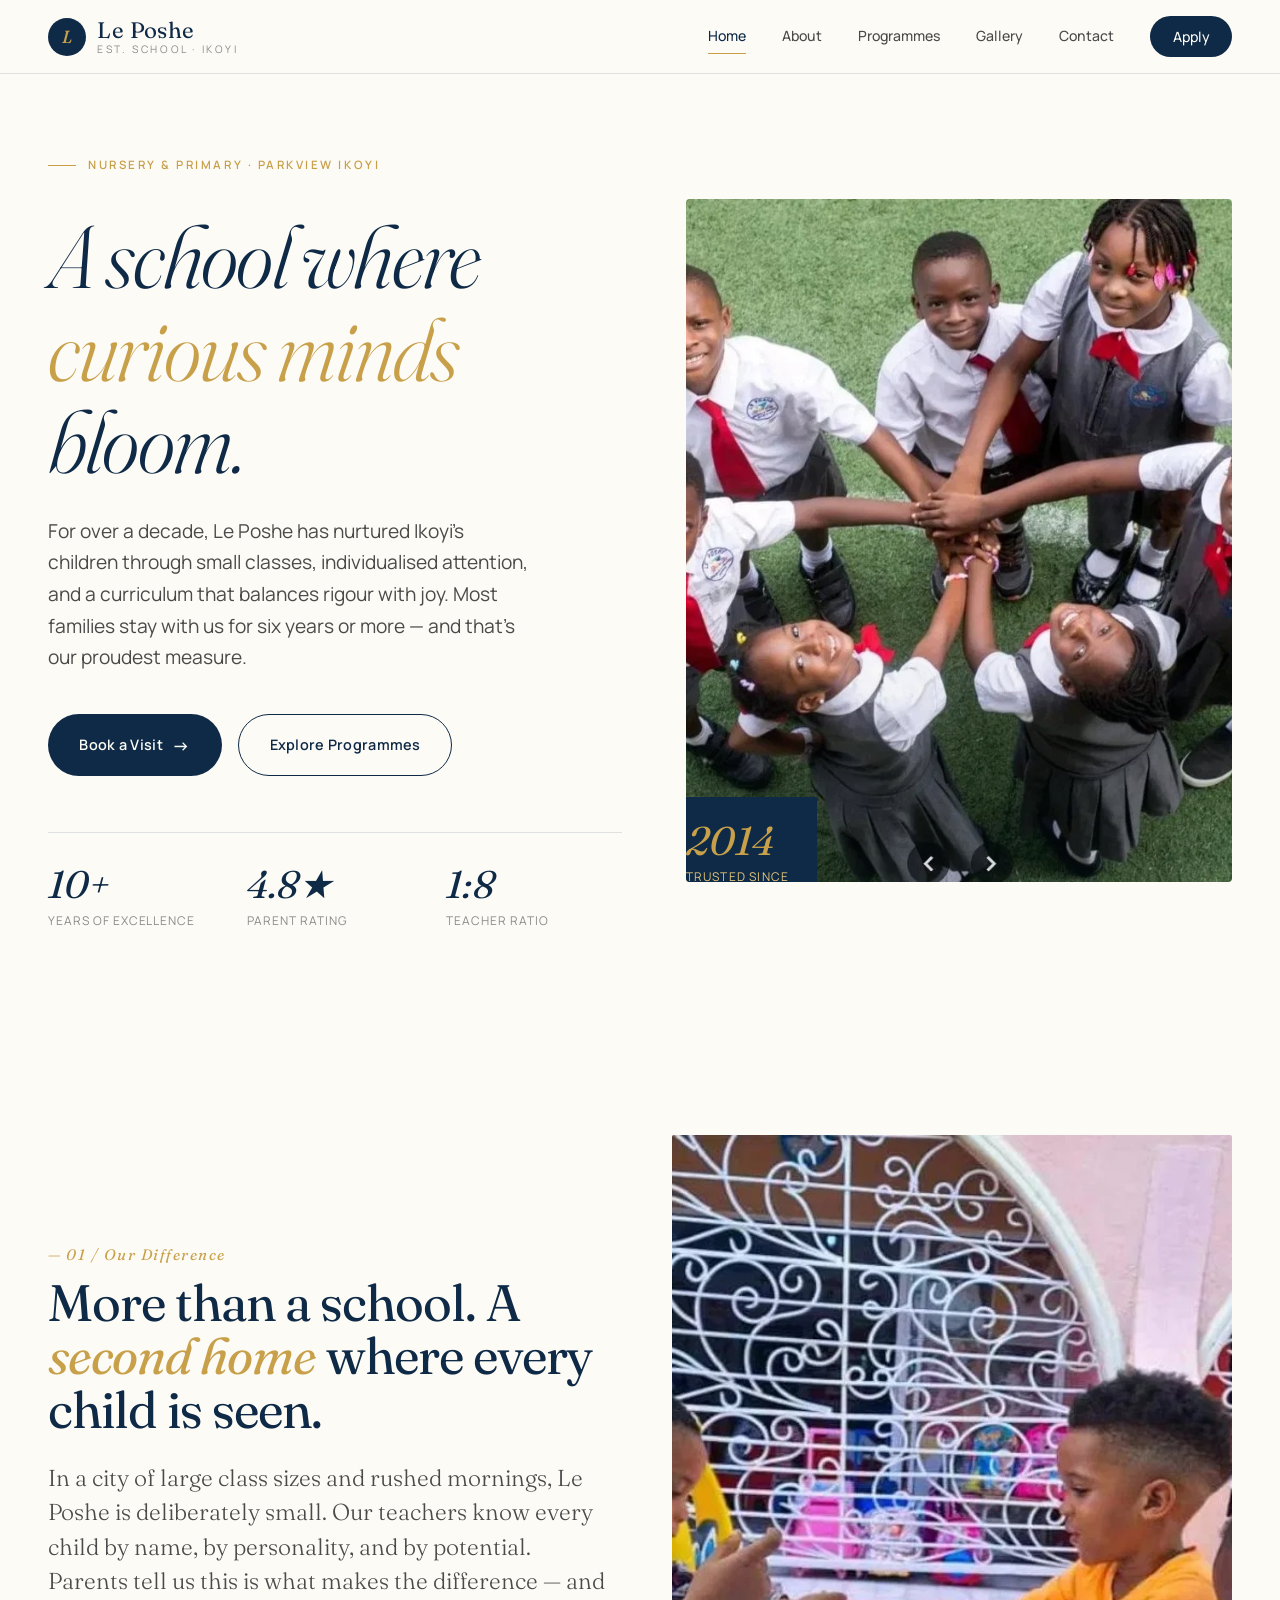
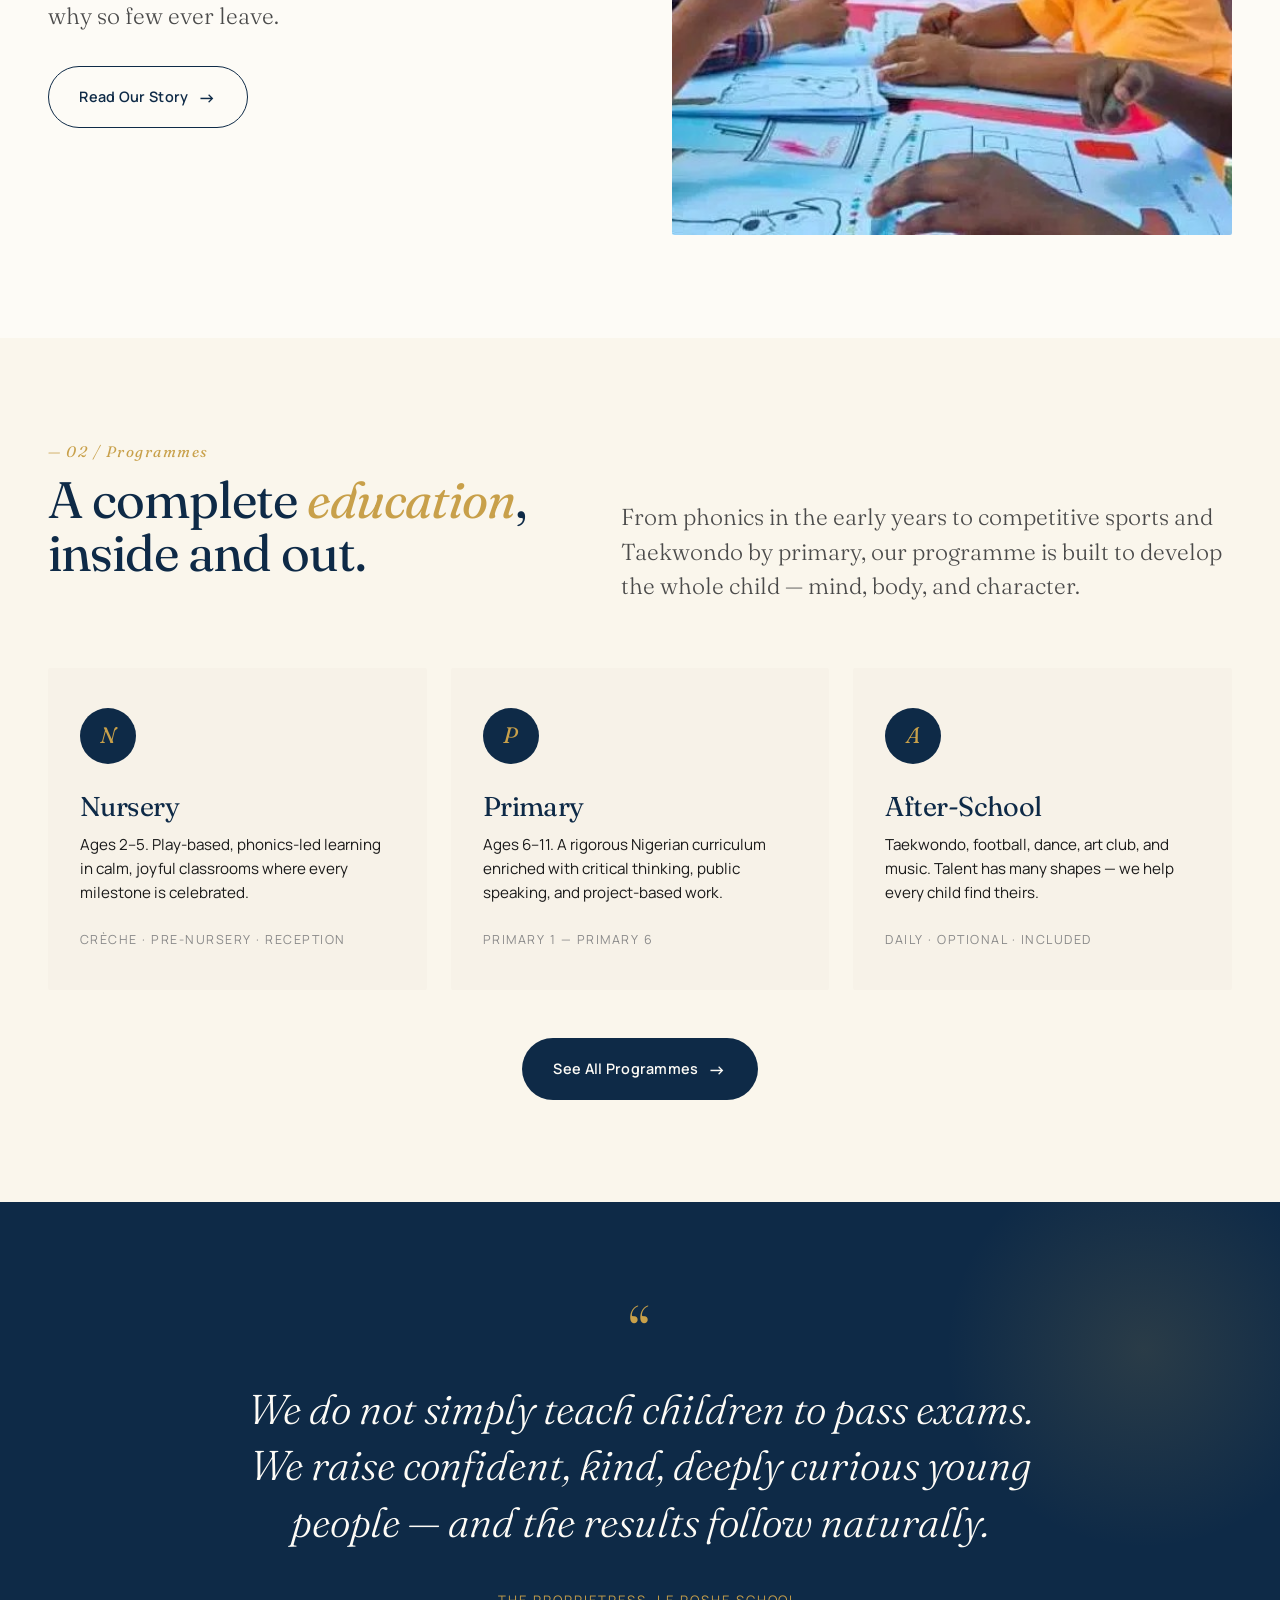
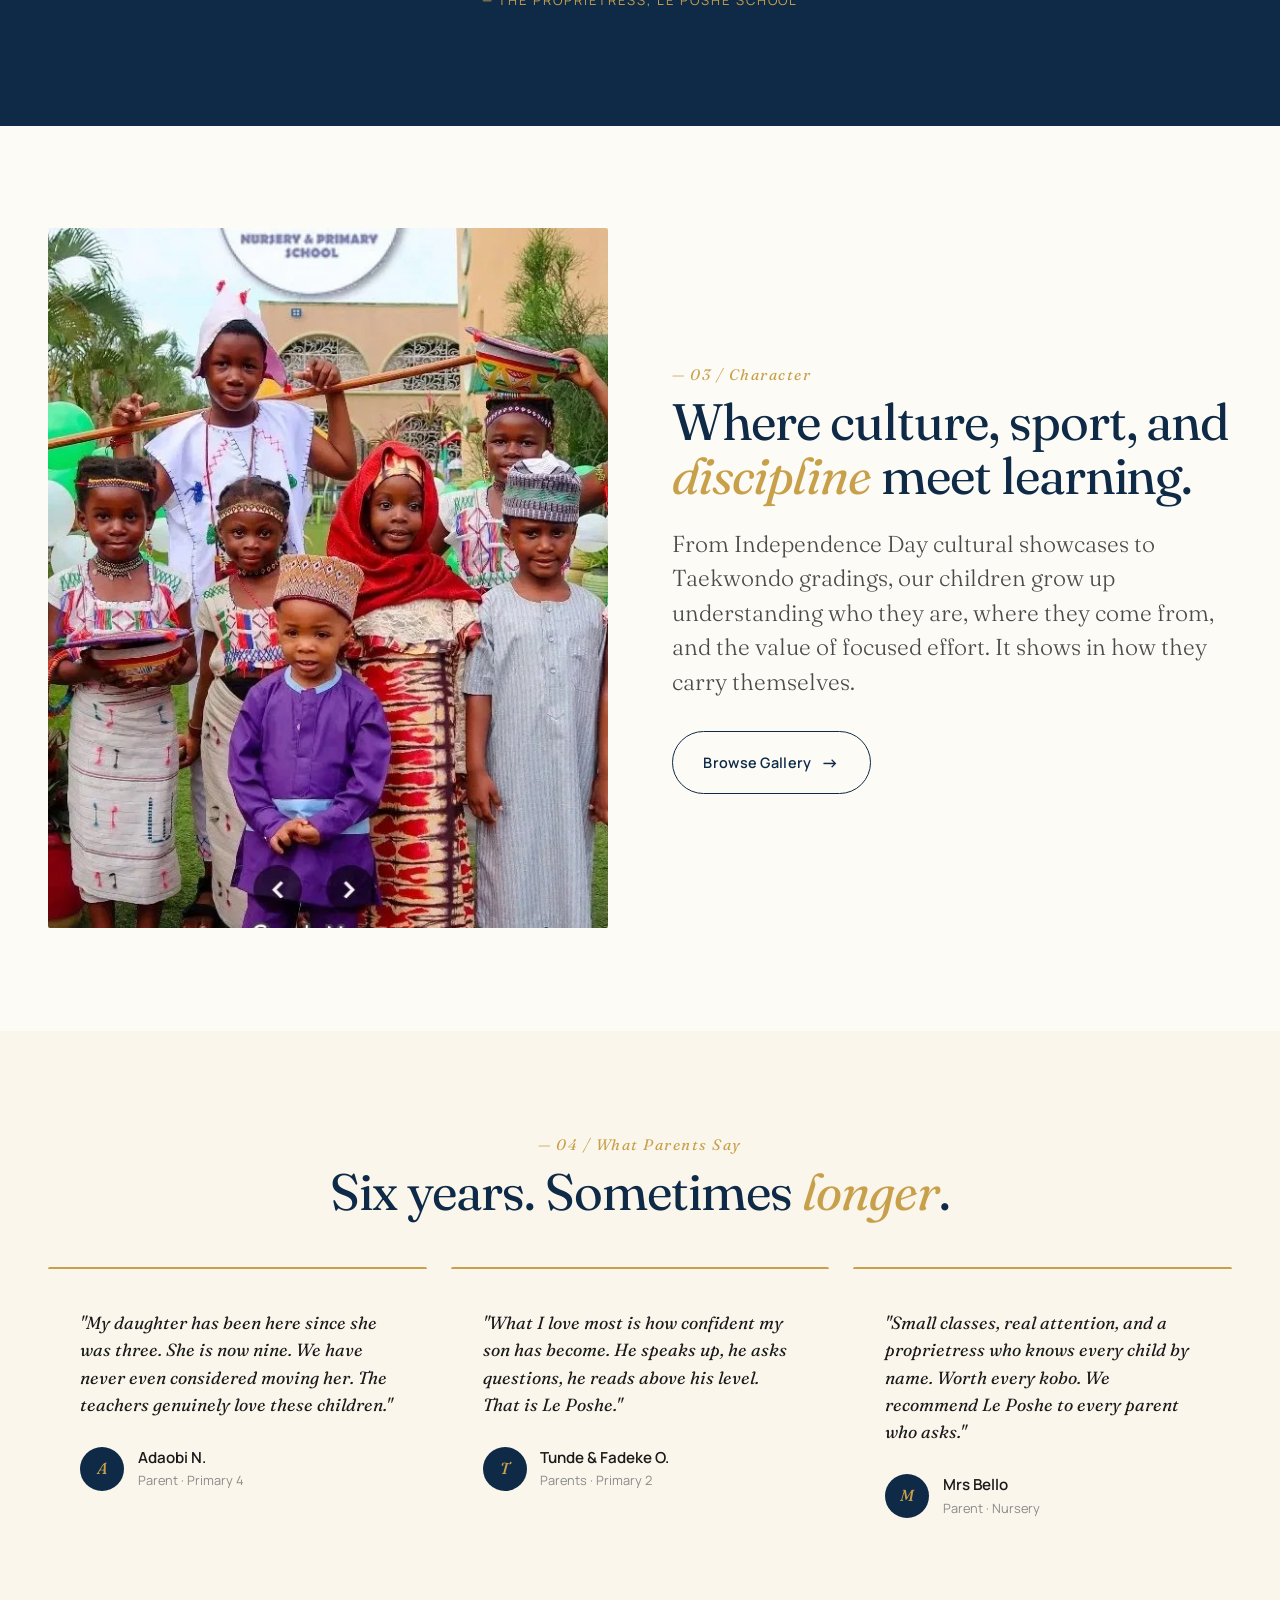
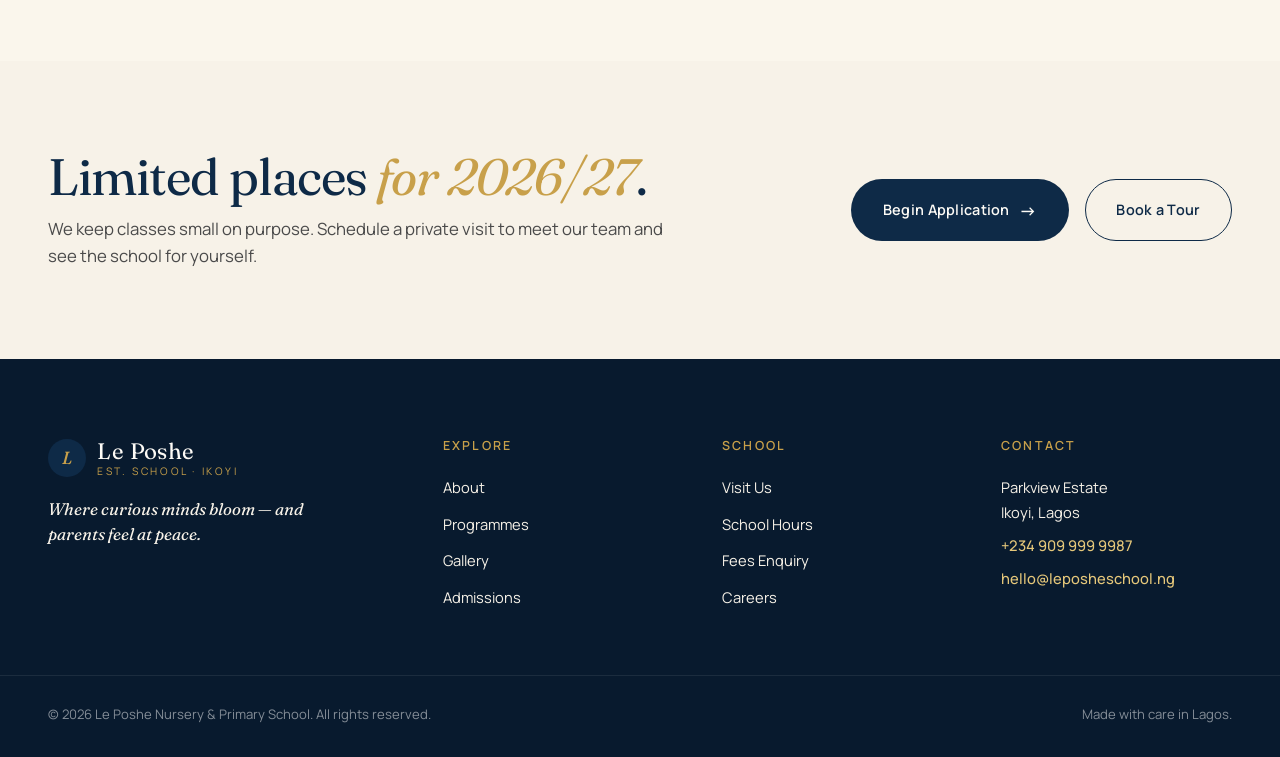
<file: index.html>
<!DOCTYPE html>
<html lang="en">
<head>
  <meta charset="UTF-8">
  <meta name="viewport" content="width=device-width, initial-scale=1.0">
  <title>Le Poshe School — Where Curious Minds Bloom | Parkview Ikoyi, Lagos</title>
  <meta name="description" content="Le Poshe Nursery & Primary School in Parkview Estate, Ikoyi. A premium learning environment built on individualised attention, character formation, and academic excellence.">
  <link rel="preconnect" href="https://fonts.googleapis.com">
  <link rel="preconnect" href="https://fonts.gstatic.com" crossorigin>
  <link href="https://fonts.googleapis.com/css2?family=Fraunces:ital,opsz,wght@0,9..144,300..700;1,9..144,300..700&family=Manrope:wght@300;400;500;600;700&display=swap" rel="stylesheet">
  <link rel="stylesheet" href="css/style.css">
</head>
<body>

  <!-- NAV -->
  <nav class="nav">
    <div class="nav-inner">
      <a href="index.html" class="brand">
        <span class="brand-mark">L</span>
        <span class="brand-name">Le Poshe<span class="brand-sub">Est. School · Ikoyi</span></span>
      </a>
      <button class="nav-toggle" aria-label="Menu">☰</button>
      <ul class="nav-links">
        <li><a href="index.html" class="active">Home</a></li>
        <li><a href="about.html">About</a></li>
        <li><a href="programs.html">Programmes</a></li>
        <li><a href="gallery.html">Gallery</a></li>
        <li><a href="contact.html">Contact</a></li>
        <li><a href="admissions.html" class="nav-cta">Apply</a></li>
      </ul>
    </div>
  </nav>

  <!-- HERO -->
  <header class="hero">
    <div class="hero-grid">
      <div class="hero-text">
        <span class="eyebrow">Nursery &amp; Primary · Parkview Ikoyi</span>
        <h1 class="hero-title">A school where <span class="accent">curious minds</span> bloom.</h1>
        <p class="hero-sub">For over a decade, Le Poshe has nurtured Ikoyi's children through small classes, individualised attention, and a curriculum that balances rigour with joy. Most families stay with us for six years or more — and that's our proudest measure.</p>
        <div class="hero-ctas">
          <a href="admissions.html" class="btn btn-primary btn-arrow">Book a Visit</a>
          <a href="programs.html" class="btn btn-ghost">Explore Programmes</a>
        </div>
        <div class="hero-stats">
          <div>
            <div class="hero-stat-num">10+</div>
            <div class="hero-stat-label">Years of Excellence</div>
          </div>
          <div>
            <div class="hero-stat-num">4.8★</div>
            <div class="hero-stat-label">Parent Rating</div>
          </div>
          <div>
            <div class="hero-stat-num">1:8</div>
            <div class="hero-stat-label">Teacher Ratio</div>
          </div>
        </div>
      </div>
      <div class="hero-img-wrap reveal">
        <img src="images/img-unity.jpg" alt="Le Poshe pupils in uniform with hands joined in unity">
        <div class="hero-badge">
          <span class="hero-badge-num">2014</span>
          <div class="hero-badge-label">Trusted Since</div>
        </div>
      </div>
    </div>
  </header>

  <!-- INTRO SPLIT -->
  <section class="section">
    <div class="container">
      <div class="split">
        <div class="split-text reveal">
          <div class="section-num">— 01 / Our Difference</div>
          <h2 class="h-section">More than a school. A <em>second home</em> where every child is seen.</h2>
          <p class="lede">In a city of large class sizes and rushed mornings, Le Poshe is deliberately small. Our teachers know every child by name, by personality, and by potential. Parents tell us this is what makes the difference — and why so few ever leave.</p>
          <a href="about.html" class="btn btn-ghost btn-arrow" style="margin-top:2rem;">Read Our Story</a>
        </div>
        <div class="split-img reveal">
          <img src="images/img-arts.jpg" alt="Children engaged in arts and crafts at Le Poshe">
        </div>
      </div>
    </div>
  </section>

  <!-- PROGRAMS -->
  <section class="section" style="background:var(--cream-warm);">
    <div class="container">
      <div class="programs-intro">
        <div class="reveal">
          <div class="section-num">— 02 / Programmes</div>
          <h2 class="h-section">A complete <em>education</em>, inside and out.</h2>
        </div>
        <p class="lede reveal">From phonics in the early years to competitive sports and Taekwondo by primary, our programme is built to develop the whole child — mind, body, and character.</p>
      </div>
      <div class="programs-grid">
        <div class="program-card reveal">
          <div class="program-icon">N</div>
          <h3>Nursery</h3>
          <p>Ages 2–5. Play-based, phonics-led learning in calm, joyful classrooms where every milestone is celebrated.</p>
          <div class="program-meta">Crèche · Pre-Nursery · Reception</div>
        </div>
        <div class="program-card reveal">
          <div class="program-icon">P</div>
          <h3>Primary</h3>
          <p>Ages 6–11. A rigorous Nigerian curriculum enriched with critical thinking, public speaking, and project-based work.</p>
          <div class="program-meta">Primary 1 — Primary 6</div>
        </div>
        <div class="program-card reveal">
          <div class="program-icon">A</div>
          <h3>After-School</h3>
          <p>Taekwondo, football, dance, art club, and music. Talent has many shapes — we help every child find theirs.</p>
          <div class="program-meta">Daily · Optional · Included</div>
        </div>
      </div>
      <div style="text-align:center; margin-top:3rem;">
        <a href="programs.html" class="btn btn-primary btn-arrow">See All Programmes</a>
      </div>
    </div>
  </section>

  <!-- PHILOSOPHY -->
  <section class="philosophy">
    <div class="philosophy-inner">
      <div class="reveal">
        <p class="philosophy-quote">We do not simply teach children to pass exams. We raise confident, kind, deeply curious young people — and the results follow naturally.</p>
        <div class="philosophy-author">— The Proprietress, Le Poshe School</div>
      </div>
    </div>
  </section>

  <!-- SPLIT — CHARACTER FORMATION -->
  <section class="section">
    <div class="container">
      <div class="split split-reverse">
        <div class="split-text reveal">
          <div class="section-num">— 03 / Character</div>
          <h2 class="h-section">Where culture, sport, and <em>discipline</em> meet learning.</h2>
          <p class="lede">From Independence Day cultural showcases to Taekwondo gradings, our children grow up understanding who they are, where they come from, and the value of focused effort. It shows in how they carry themselves.</p>
          <a href="gallery.html" class="btn btn-ghost btn-arrow" style="margin-top:2rem;">Browse Gallery</a>
        </div>
        <div class="split-img reveal">
          <img src="images/img-cultural.jpg" alt="Le Poshe pupils in traditional Nigerian dress during cultural celebration">
        </div>
      </div>
    </div>
  </section>

  <!-- TESTIMONIALS -->
  <section class="section" style="background:var(--cream-warm);">
    <div class="container">
      <div class="reveal" style="text-align:center; max-width:680px; margin:0 auto 1rem;">
        <div class="section-num">— 04 / What Parents Say</div>
        <h2 class="h-section">Six years. Sometimes <em>longer</em>.</h2>
      </div>
      <div class="testimonials">
        <div class="testimonial reveal">
          <p class="testimonial-text">"My daughter has been here since she was three. She is now nine. We have never even considered moving her. The teachers genuinely love these children."</p>
          <div class="testimonial-author">
            <div class="testimonial-avatar">A</div>
            <div>
              <div class="testimonial-name">Adaobi N.</div>
              <div class="testimonial-meta">Parent · Primary 4</div>
            </div>
          </div>
        </div>
        <div class="testimonial reveal">
          <p class="testimonial-text">"What I love most is how confident my son has become. He speaks up, he asks questions, he reads above his level. That is Le Poshe."</p>
          <div class="testimonial-author">
            <div class="testimonial-avatar">T</div>
            <div>
              <div class="testimonial-name">Tunde &amp; Fadeke O.</div>
              <div class="testimonial-meta">Parents · Primary 2</div>
            </div>
          </div>
        </div>
        <div class="testimonial reveal">
          <p class="testimonial-text">"Small classes, real attention, and a proprietress who knows every child by name. Worth every kobo. We recommend Le Poshe to every parent who asks."</p>
          <div class="testimonial-author">
            <div class="testimonial-avatar">M</div>
            <div>
              <div class="testimonial-name">Mrs Bello</div>
              <div class="testimonial-meta">Parent · Nursery</div>
            </div>
          </div>
        </div>
      </div>
    </div>
  </section>

  <!-- CTA BANNER -->
  <section class="cta-banner">
    <div class="cta-inner">
      <div class="reveal">
        <h2 class="h-section" style="margin-bottom:0.75rem;">Limited places <em>for 2026/27</em>.</h2>
        <p>We keep classes small on purpose. Schedule a private visit to meet our team and see the school for yourself.</p>
      </div>
      <div class="cta-actions reveal">
        <a href="admissions.html" class="btn btn-primary btn-arrow">Begin Application</a>
        <a href="contact.html" class="btn btn-ghost">Book a Tour</a>
      </div>
    </div>
  </section>

  <!-- FOOTER -->
  <footer>
    <div class="footer-grid">
      <div class="footer-brand">
        <a href="index.html" class="brand">
          <span class="brand-mark">L</span>
          <span class="brand-name">Le Poshe<span class="brand-sub">Est. School · Ikoyi</span></span>
        </a>
        <p class="footer-tag">Where curious minds bloom — and parents feel at peace.</p>
      </div>
      <div>
        <h4>Explore</h4>
        <ul class="footer-links">
          <li><a href="about.html">About</a></li>
          <li><a href="programs.html">Programmes</a></li>
          <li><a href="gallery.html">Gallery</a></li>
          <li><a href="admissions.html">Admissions</a></li>
        </ul>
      </div>
      <div>
        <h4>School</h4>
        <ul class="footer-links">
          <li><a href="contact.html">Visit Us</a></li>
          <li><a href="contact.html#hours">School Hours</a></li>
          <li><a href="admissions.html#fees">Fees Enquiry</a></li>
          <li><a href="contact.html">Careers</a></li>
        </ul>
      </div>
      <div>
        <h4>Contact</h4>
        <p class="footer-contact">
          Parkview Estate<br>
          Ikoyi, Lagos<br>
          <strong>+234 909 999 9987</strong>
          <strong>hello@leposheschool.ng</strong>
        </p>
      </div>
    </div>
    <div class="footer-bottom">
      <div>© 2026 Le Poshe Nursery &amp; Primary School. All rights reserved.</div>
      <div>Made with care in Lagos.</div>
    </div>
  </footer>

  <script src="js/main.js"></script>
</body>
</html>
</file>
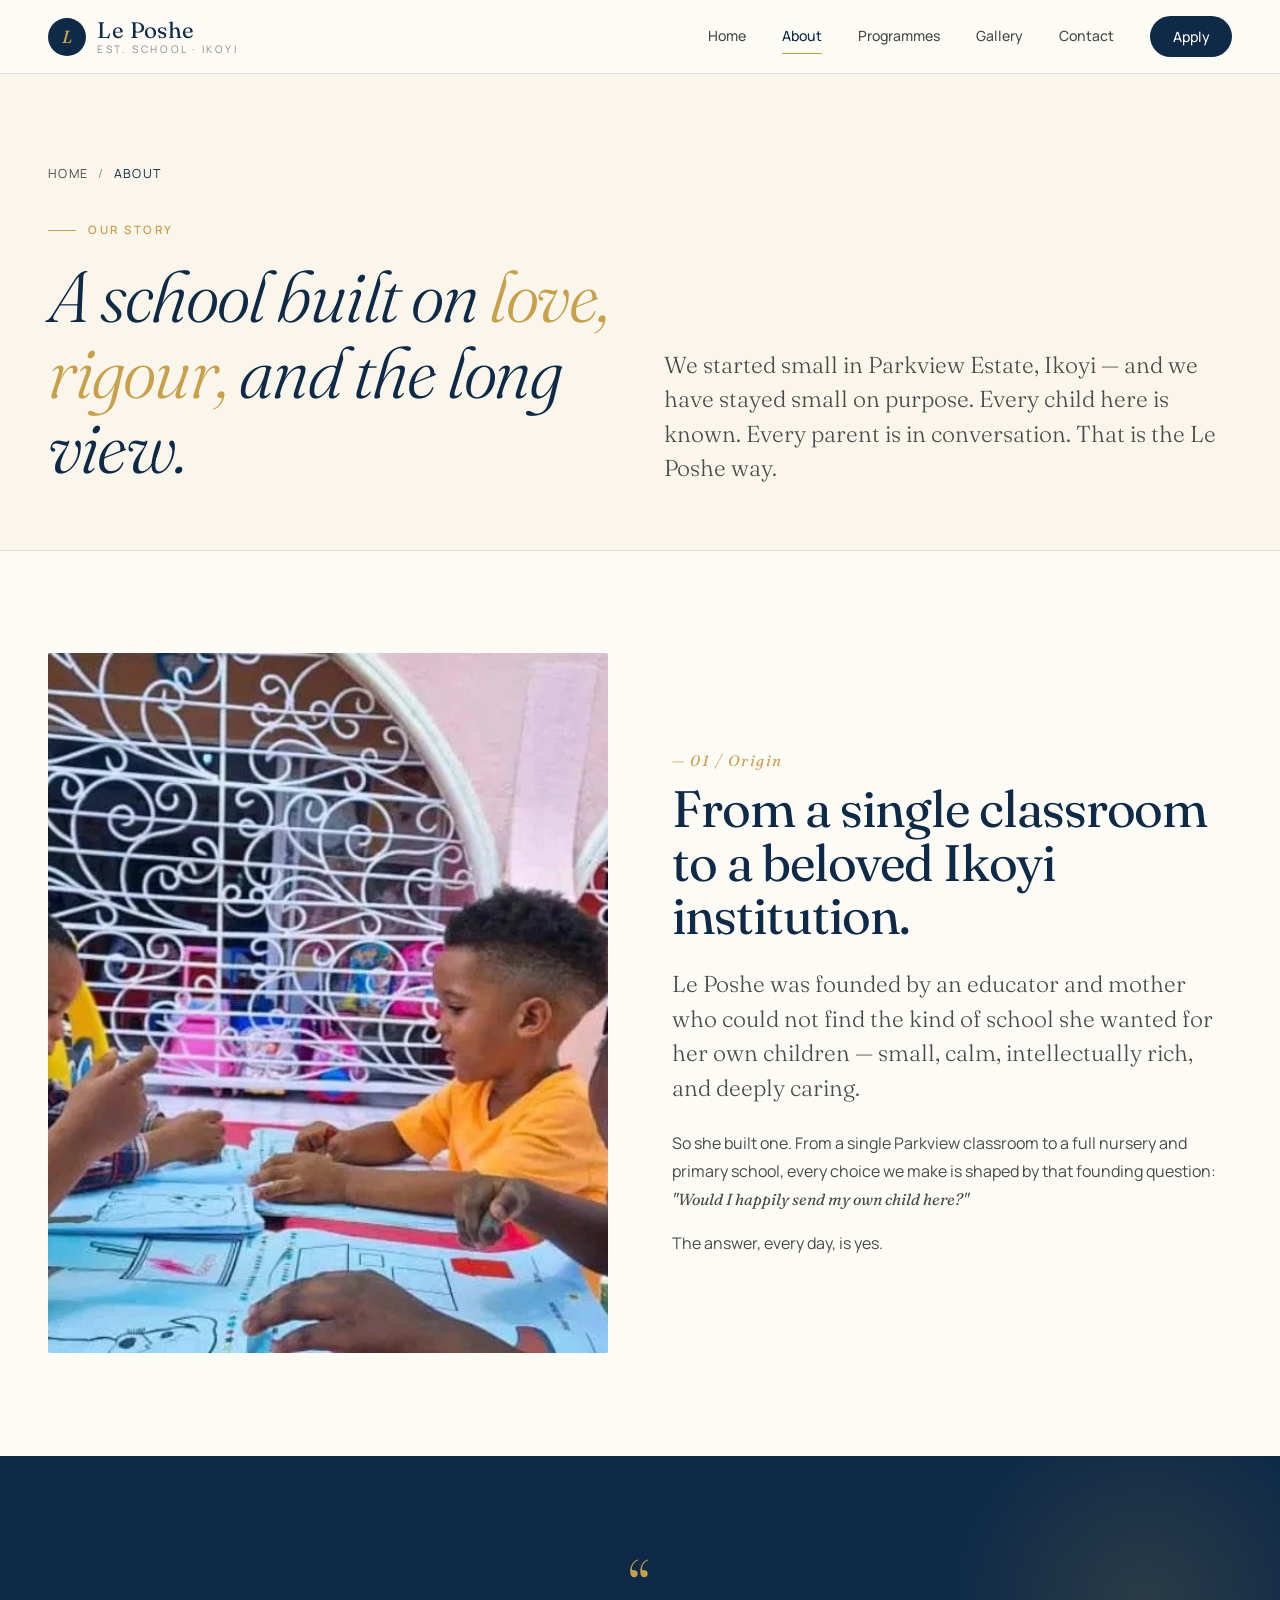
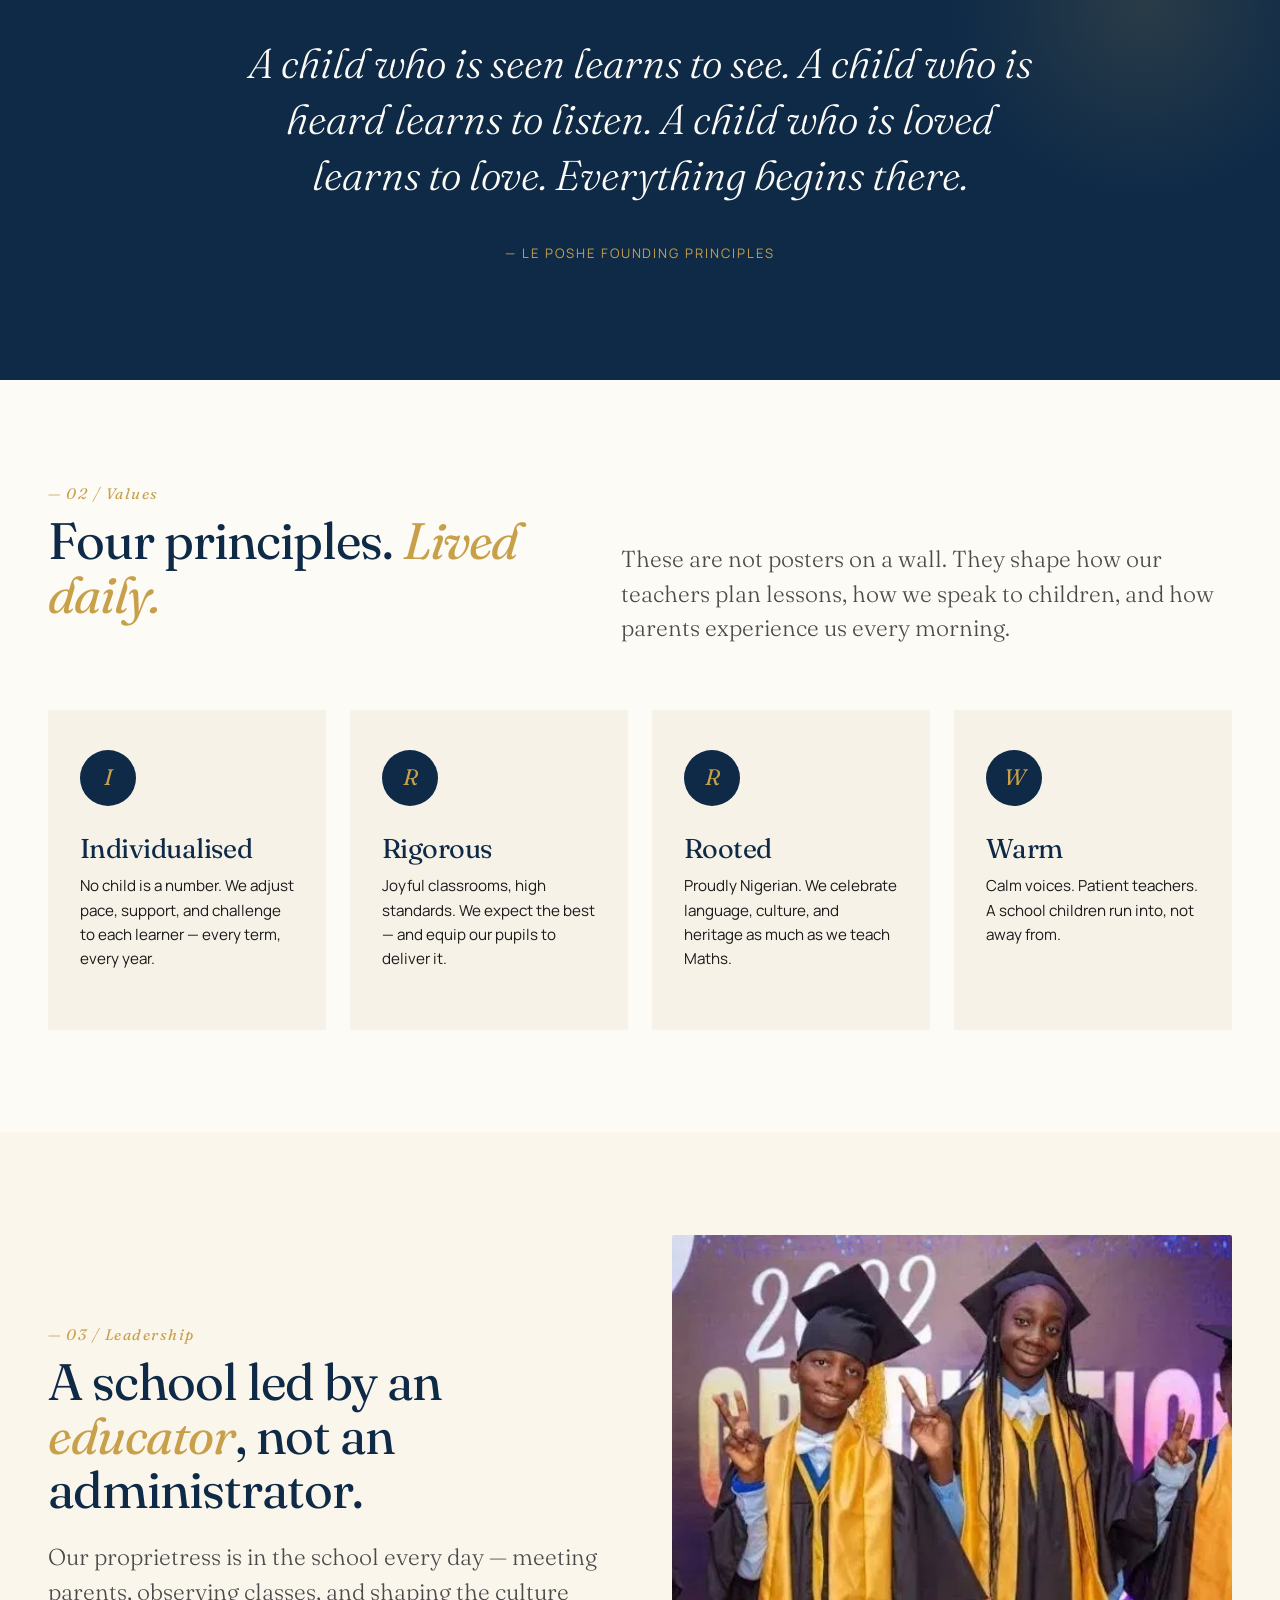
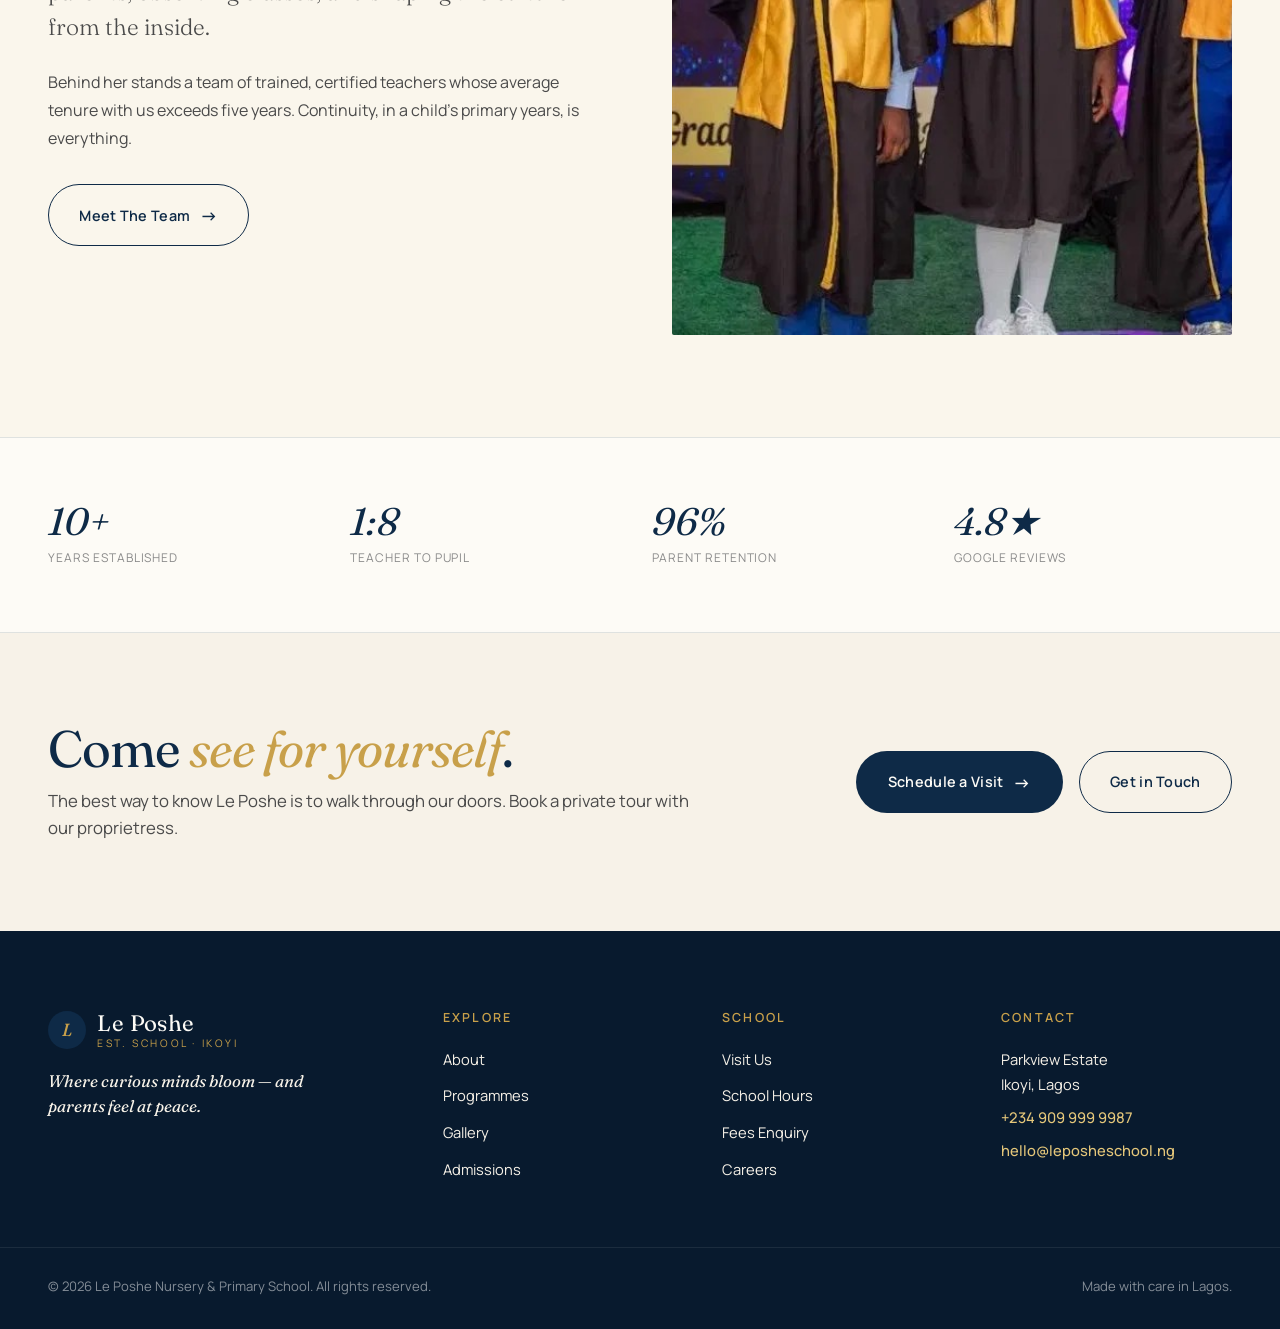
<file: about.html>
<!DOCTYPE html>
<html lang="en">
<head>
  <meta charset="UTF-8">
  <meta name="viewport" content="width=device-width, initial-scale=1.0">
  <title>About Le Poshe School — Our Story, Mission & Values | Ikoyi, Lagos</title>
  <meta name="description" content="Founded in Parkview Ikoyi over a decade ago, Le Poshe School is rooted in individualised learning, strong character formation, and a warm, family-like culture.">
  <link rel="preconnect" href="https://fonts.googleapis.com">
  <link rel="preconnect" href="https://fonts.gstatic.com" crossorigin>
  <link href="https://fonts.googleapis.com/css2?family=Fraunces:ital,opsz,wght@0,9..144,300..700;1,9..144,300..700&family=Manrope:wght@300;400;500;600;700&display=swap" rel="stylesheet">
  <link rel="stylesheet" href="css/style.css">
</head>
<body>

  <nav class="nav">
    <div class="nav-inner">
      <a href="index.html" class="brand">
        <span class="brand-mark">L</span>
        <span class="brand-name">Le Poshe<span class="brand-sub">Est. School · Ikoyi</span></span>
      </a>
      <button class="nav-toggle" aria-label="Menu">☰</button>
      <ul class="nav-links">
        <li><a href="index.html">Home</a></li>
        <li><a href="about.html" class="active">About</a></li>
        <li><a href="programs.html">Programmes</a></li>
        <li><a href="gallery.html">Gallery</a></li>
        <li><a href="contact.html">Contact</a></li>
        <li><a href="admissions.html" class="nav-cta">Apply</a></li>
      </ul>
    </div>
  </nav>

  <header class="page-header">
    <div class="page-header-inner">
      <div>
        <div class="breadcrumb"><a href="index.html">Home</a> &nbsp;/&nbsp; <span>About</span></div>
        <span class="eyebrow">Our Story</span>
        <h1>A school built on <em>love, rigour,</em> and the long view.</h1>
      </div>
      <p class="lede">We started small in Parkview Estate, Ikoyi — and we have stayed small on purpose. Every child here is known. Every parent is in conversation. That is the Le Poshe way.</p>
    </div>
  </header>

  <!-- ORIGIN STORY -->
  <section class="section">
    <div class="container">
      <div class="split">
        <div class="split-img reveal">
          <img src="images/img-arts.jpg" alt="Le Poshe young pupils engaged in classroom activities">
        </div>
        <div class="split-text reveal">
          <div class="section-num">— 01 / Origin</div>
          <h2 class="h-section">From a single classroom to a beloved Ikoyi institution.</h2>
          <p class="lede" style="margin-bottom:1.5rem;">Le Poshe was founded by an educator and mother who could not find the kind of school she wanted for her own children — small, calm, intellectually rich, and deeply caring.</p>
          <p style="color:var(--ink-soft); line-height:1.75;">So she built one. From a single Parkview classroom to a full nursery and primary school, every choice we make is shaped by that founding question: <em style="font-family:var(--font-display);">"Would I happily send my own child here?"</em></p>
          <p style="color:var(--ink-soft); line-height:1.75; margin-top:1rem;">The answer, every day, is yes.</p>
        </div>
      </div>
    </div>
  </section>

  <!-- PHILOSOPHY -->
  <section class="philosophy">
    <div class="philosophy-inner">
      <div class="reveal">
        <p class="philosophy-quote">A child who is seen learns to see. A child who is heard learns to listen. A child who is loved learns to love. Everything begins there.</p>
        <div class="philosophy-author">— Le Poshe Founding Principles</div>
      </div>
    </div>
  </section>

  <!-- VALUES -->
  <section class="section">
    <div class="container">
      <div class="programs-intro">
        <div class="reveal">
          <div class="section-num">— 02 / Values</div>
          <h2 class="h-section">Four principles. <em>Lived daily.</em></h2>
        </div>
        <p class="lede reveal">These are not posters on a wall. They shape how our teachers plan lessons, how we speak to children, and how parents experience us every morning.</p>
      </div>
      <div class="programs-grid" style="grid-template-columns: repeat(4, 1fr);">
        <div class="program-card reveal">
          <div class="program-icon">I</div>
          <h3>Individualised</h3>
          <p>No child is a number. We adjust pace, support, and challenge to each learner — every term, every year.</p>
        </div>
        <div class="program-card reveal">
          <div class="program-icon">R</div>
          <h3>Rigorous</h3>
          <p>Joyful classrooms, high standards. We expect the best — and equip our pupils to deliver it.</p>
        </div>
        <div class="program-card reveal">
          <div class="program-icon">R</div>
          <h3>Rooted</h3>
          <p>Proudly Nigerian. We celebrate language, culture, and heritage as much as we teach Maths.</p>
        </div>
        <div class="program-card reveal">
          <div class="program-icon">W</div>
          <h3>Warm</h3>
          <p>Calm voices. Patient teachers. A school children run into, not away from.</p>
        </div>
      </div>
    </div>
  </section>

  <!-- LEADERSHIP -->
  <section class="section" style="background:var(--cream-warm);">
    <div class="container">
      <div class="split">
        <div class="split-text reveal">
          <div class="section-num">— 03 / Leadership</div>
          <h2 class="h-section">A school led by an <em>educator</em>, not an administrator.</h2>
          <p class="lede" style="margin-bottom:1.5rem;">Our proprietress is in the school every day — meeting parents, observing classes, and shaping the culture from the inside.</p>
          <p style="color:var(--ink-soft); line-height:1.75;">Behind her stands a team of trained, certified teachers whose average tenure with us exceeds five years. Continuity, in a child's primary years, is everything.</p>
          <a href="contact.html" class="btn btn-ghost btn-arrow" style="margin-top:2rem;">Meet The Team</a>
        </div>
        <div class="split-img reveal">
          <img src="images/img-graduates.jpg" alt="Le Poshe school leadership and graduation ceremony">
        </div>
      </div>
    </div>
  </section>

  <!-- STATS BAND -->
  <section class="section-tight" style="border-top:1px solid var(--line); border-bottom:1px solid var(--line);">
    <div class="container">
      <div class="hero-stats" style="margin:0; padding:0; border:none; grid-template-columns: repeat(4, 1fr);">
        <div class="reveal">
          <div class="hero-stat-num">10+</div>
          <div class="hero-stat-label">Years Established</div>
        </div>
        <div class="reveal">
          <div class="hero-stat-num">1:8</div>
          <div class="hero-stat-label">Teacher to Pupil</div>
        </div>
        <div class="reveal">
          <div class="hero-stat-num">96%</div>
          <div class="hero-stat-label">Parent Retention</div>
        </div>
        <div class="reveal">
          <div class="hero-stat-num">4.8★</div>
          <div class="hero-stat-label">Google Reviews</div>
        </div>
      </div>
    </div>
  </section>

  <!-- CTA -->
  <section class="cta-banner">
    <div class="cta-inner">
      <div class="reveal">
        <h2 class="h-section" style="margin-bottom:0.75rem;">Come <em>see for yourself</em>.</h2>
        <p>The best way to know Le Poshe is to walk through our doors. Book a private tour with our proprietress.</p>
      </div>
      <div class="cta-actions reveal">
        <a href="admissions.html" class="btn btn-primary btn-arrow">Schedule a Visit</a>
        <a href="contact.html" class="btn btn-ghost">Get in Touch</a>
      </div>
    </div>
  </section>

  <footer>
    <div class="footer-grid">
      <div class="footer-brand">
        <a href="index.html" class="brand">
          <span class="brand-mark">L</span>
          <span class="brand-name">Le Poshe<span class="brand-sub">Est. School · Ikoyi</span></span>
        </a>
        <p class="footer-tag">Where curious minds bloom — and parents feel at peace.</p>
      </div>
      <div>
        <h4>Explore</h4>
        <ul class="footer-links">
          <li><a href="about.html">About</a></li>
          <li><a href="programs.html">Programmes</a></li>
          <li><a href="gallery.html">Gallery</a></li>
          <li><a href="admissions.html">Admissions</a></li>
        </ul>
      </div>
      <div>
        <h4>School</h4>
        <ul class="footer-links">
          <li><a href="contact.html">Visit Us</a></li>
          <li><a href="contact.html#hours">School Hours</a></li>
          <li><a href="admissions.html#fees">Fees Enquiry</a></li>
          <li><a href="contact.html">Careers</a></li>
        </ul>
      </div>
      <div>
        <h4>Contact</h4>
        <p class="footer-contact">
          Parkview Estate<br>
          Ikoyi, Lagos<br>
          <strong>+234 909 999 9987</strong>
          <strong>hello@leposheschool.ng</strong>
        </p>
      </div>
    </div>
    <div class="footer-bottom">
      <div>© 2026 Le Poshe Nursery &amp; Primary School. All rights reserved.</div>
      <div>Made with care in Lagos.</div>
    </div>
  </footer>

  <script src="js/main.js"></script>
</body>
</html>
</file>
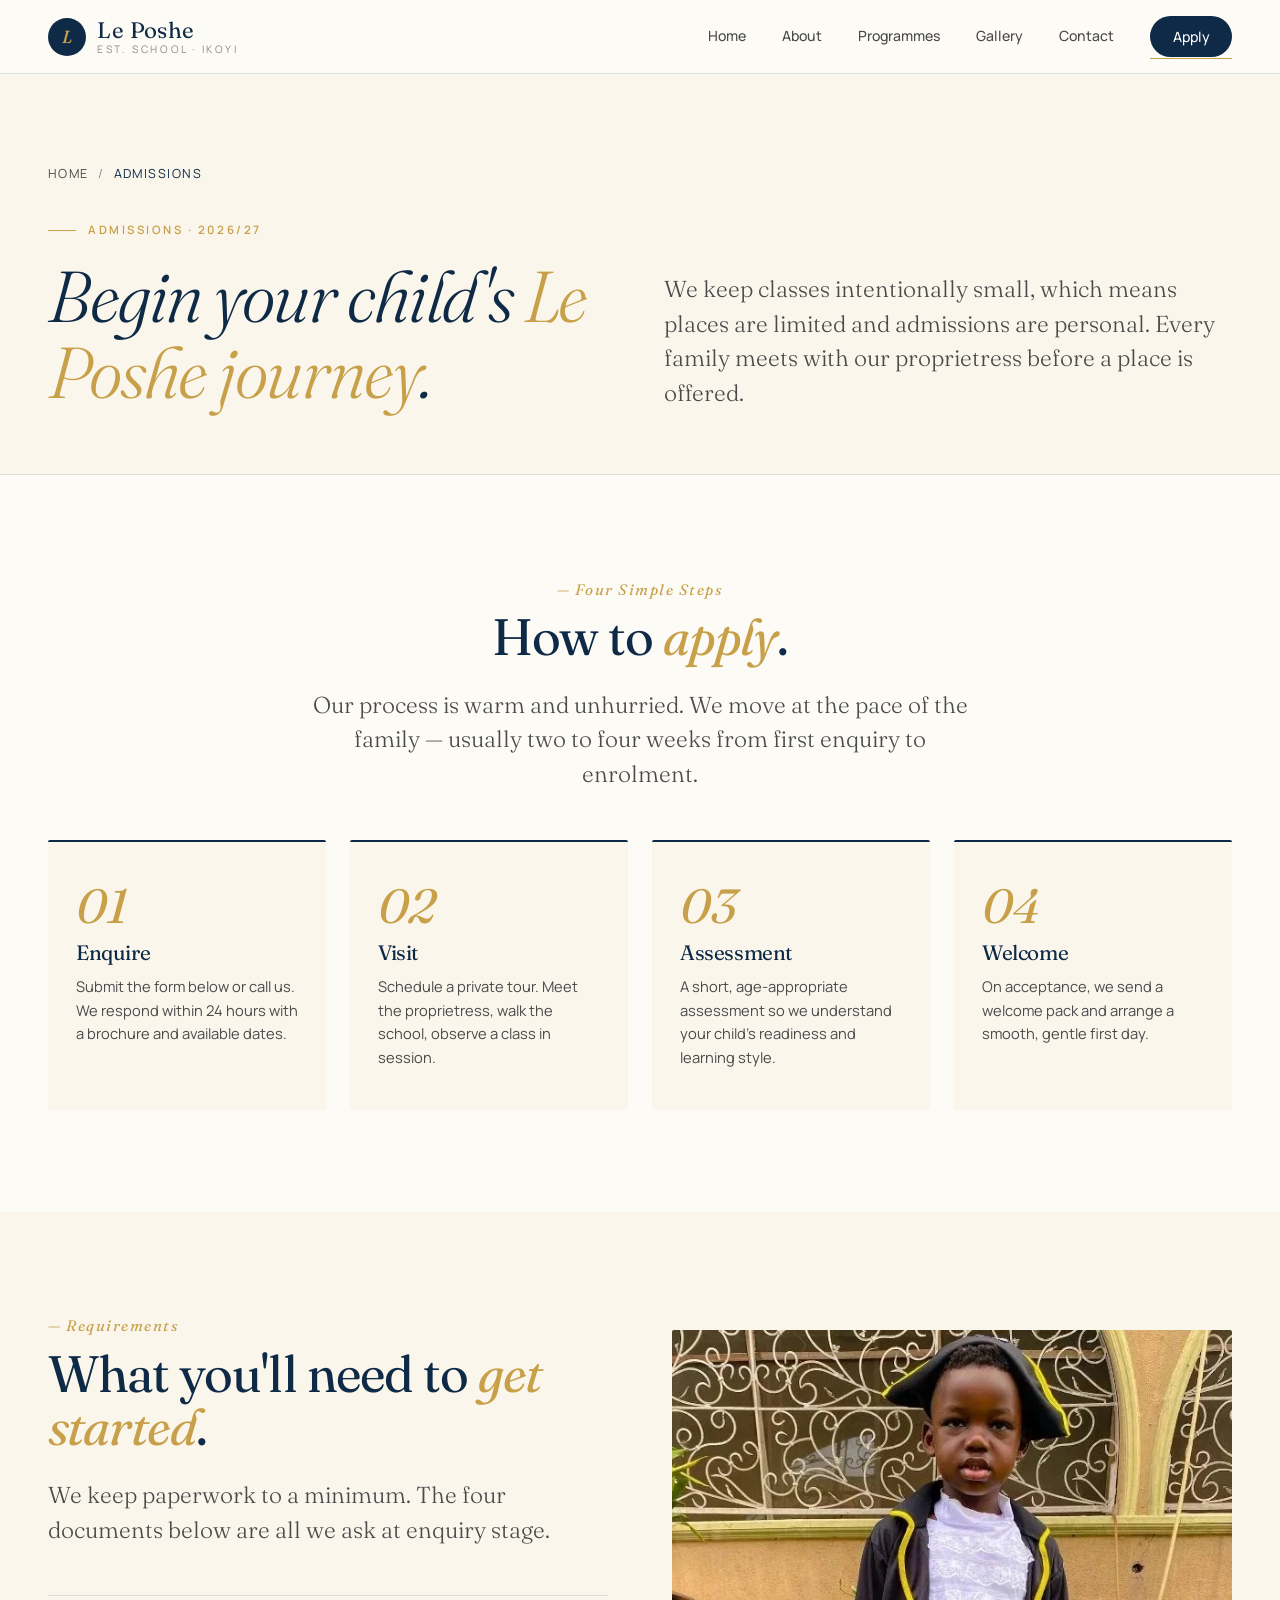
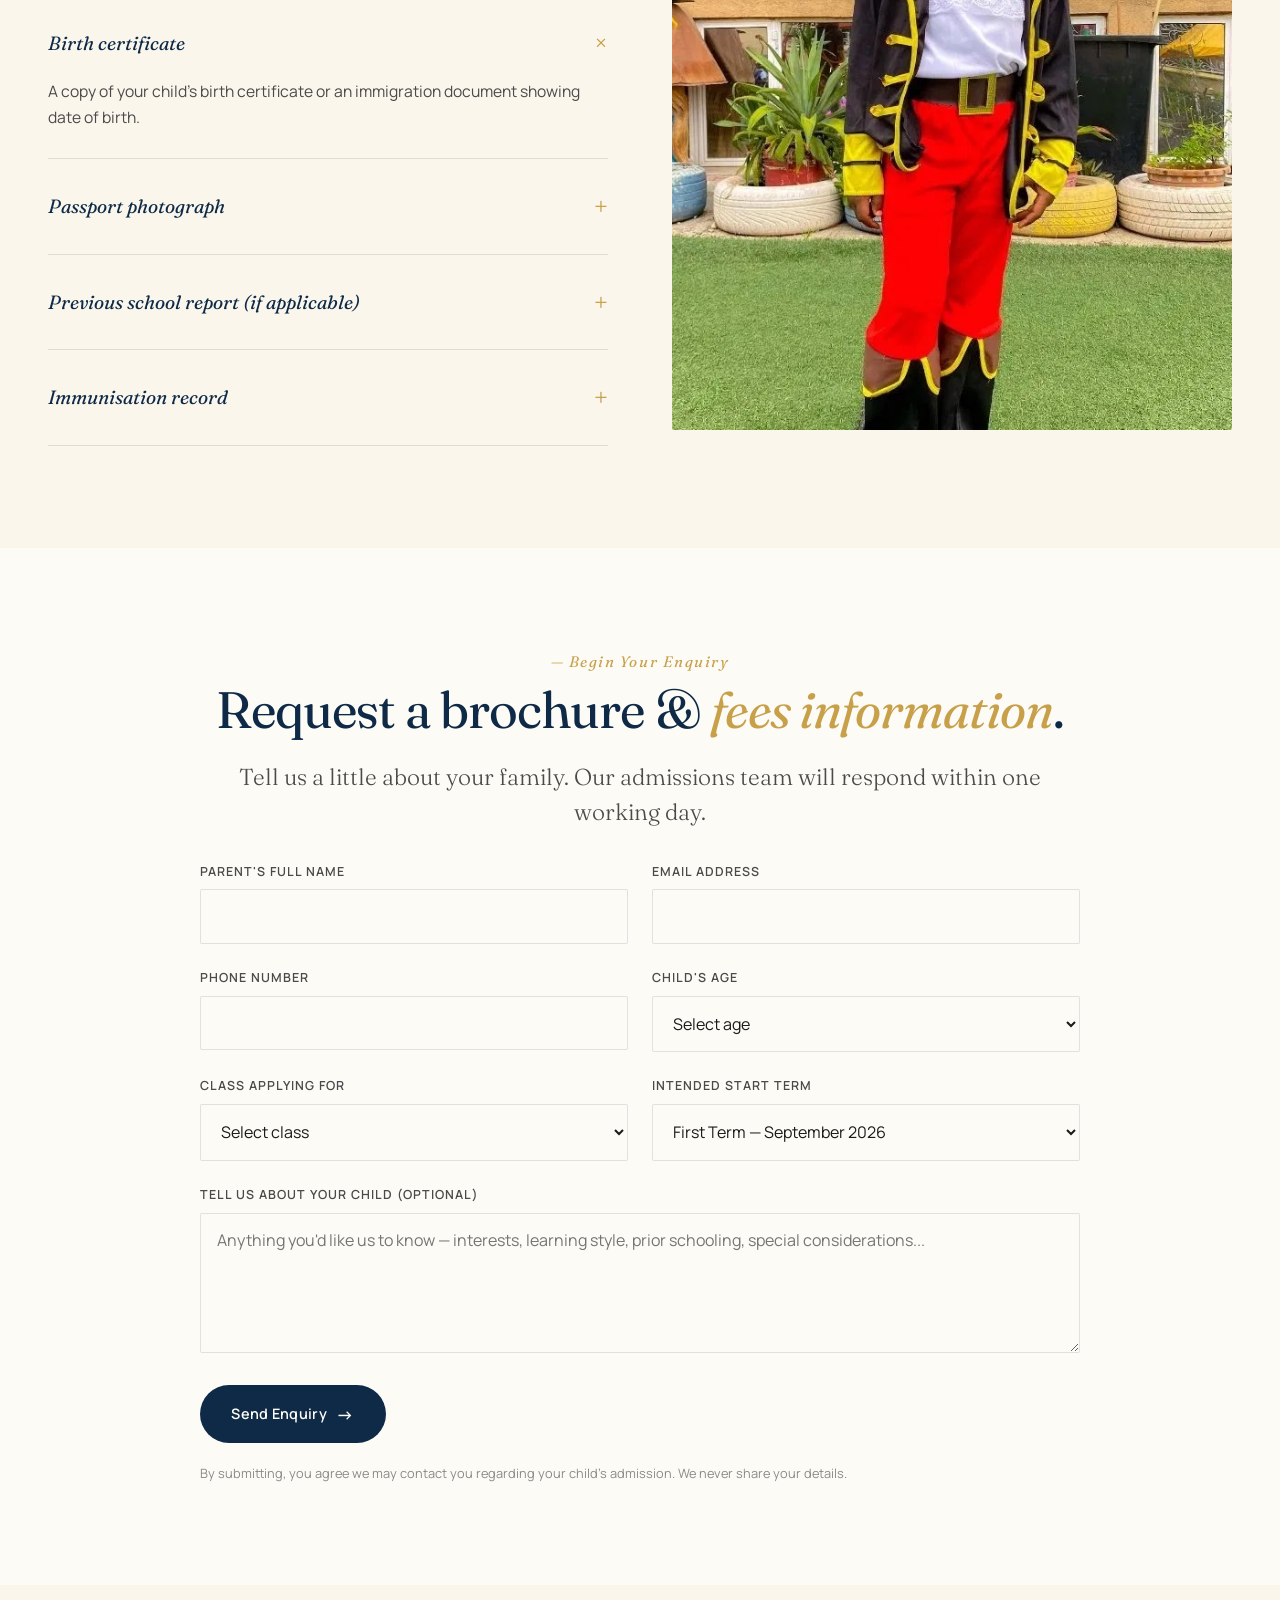
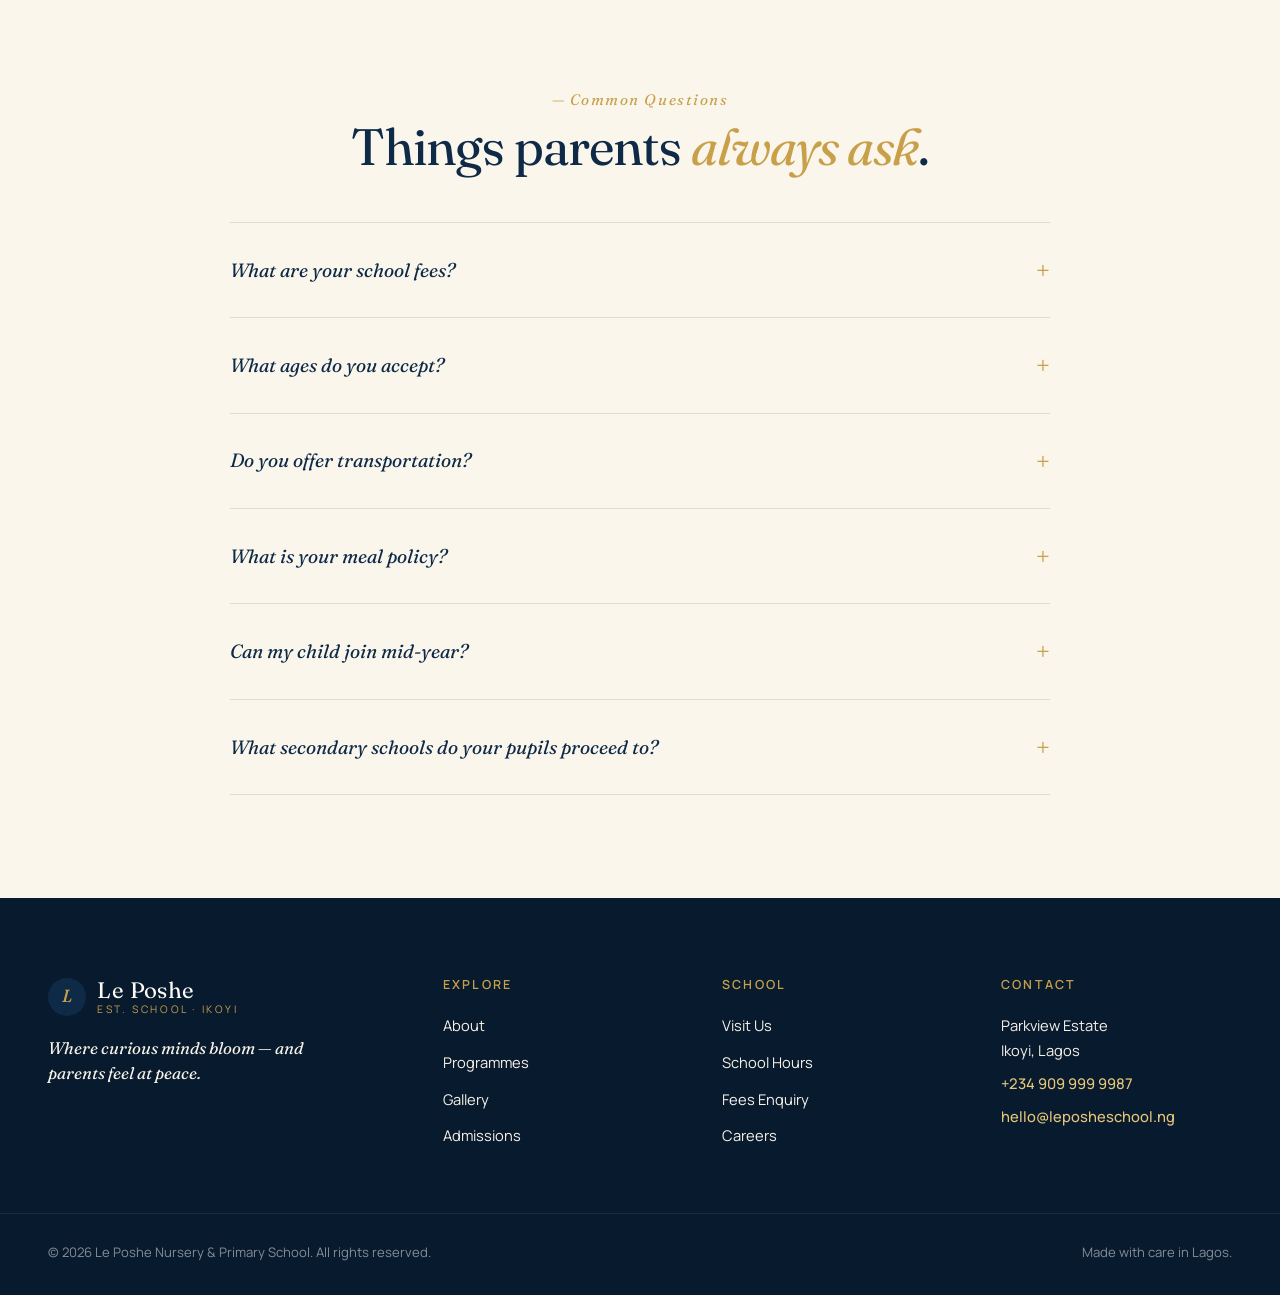
<file: admissions.html>
<!DOCTYPE html>
<html lang="en">
<head>
  <meta charset="UTF-8">
  <meta name="viewport" content="width=device-width, initial-scale=1.0">
  <title>Admissions — Apply to Le Poshe School | Ikoyi, Lagos</title>
  <meta name="description" content="Begin your child's journey at Le Poshe School. View our admissions process, requirements, and request information on fees and term dates.">
  <link rel="preconnect" href="https://fonts.googleapis.com">
  <link rel="preconnect" href="https://fonts.gstatic.com" crossorigin>
  <link href="https://fonts.googleapis.com/css2?family=Fraunces:ital,opsz,wght@0,9..144,300..700;1,9..144,300..700&family=Manrope:wght@300;400;500;600;700&display=swap" rel="stylesheet">
  <link rel="stylesheet" href="css/style.css">
</head>
<body>

  <nav class="nav">
    <div class="nav-inner">
      <a href="index.html" class="brand">
        <span class="brand-mark">L</span>
        <span class="brand-name">Le Poshe<span class="brand-sub">Est. School · Ikoyi</span></span>
      </a>
      <button class="nav-toggle" aria-label="Menu">☰</button>
      <ul class="nav-links">
        <li><a href="index.html">Home</a></li>
        <li><a href="about.html">About</a></li>
        <li><a href="programs.html">Programmes</a></li>
        <li><a href="gallery.html">Gallery</a></li>
        <li><a href="contact.html">Contact</a></li>
        <li><a href="admissions.html" class="nav-cta active">Apply</a></li>
      </ul>
    </div>
  </nav>

  <header class="page-header">
    <div class="page-header-inner">
      <div>
        <div class="breadcrumb"><a href="index.html">Home</a> &nbsp;/&nbsp; <span>Admissions</span></div>
        <span class="eyebrow">Admissions · 2026/27</span>
        <h1>Begin your child's <em>Le Poshe journey</em>.</h1>
      </div>
      <p class="lede">We keep classes intentionally small, which means places are limited and admissions are personal. Every family meets with our proprietress before a place is offered.</p>
    </div>
  </header>

  <!-- PROCESS -->
  <section class="section">
    <div class="container">
      <div class="reveal" style="text-align:center; max-width:680px; margin:0 auto 1rem;">
        <div class="section-num">— Four Simple Steps</div>
        <h2 class="h-section">How to <em>apply</em>.</h2>
      </div>
      <p class="lede reveal" style="text-align:center; max-width:680px; margin:0 auto 3rem;">Our process is warm and unhurried. We move at the pace of the family — usually two to four weeks from first enquiry to enrolment.</p>
      <div class="process">
        <div class="step reveal">
          <div class="step-num">01</div>
          <h3>Enquire</h3>
          <p>Submit the form below or call us. We respond within 24 hours with a brochure and available dates.</p>
        </div>
        <div class="step reveal">
          <div class="step-num">02</div>
          <h3>Visit</h3>
          <p>Schedule a private tour. Meet the proprietress, walk the school, observe a class in session.</p>
        </div>
        <div class="step reveal">
          <div class="step-num">03</div>
          <h3>Assessment</h3>
          <p>A short, age-appropriate assessment so we understand your child's readiness and learning style.</p>
        </div>
        <div class="step reveal">
          <div class="step-num">04</div>
          <h3>Welcome</h3>
          <p>On acceptance, we send a welcome pack and arrange a smooth, gentle first day.</p>
        </div>
      </div>
    </div>
  </section>

  <!-- REQUIREMENTS -->
  <section class="section" style="background:var(--cream-warm);">
    <div class="container">
      <div class="split">
        <div class="split-text reveal">
          <div class="section-num">— Requirements</div>
          <h2 class="h-section">What you'll need to <em>get started</em>.</h2>
          <p class="lede" style="margin-bottom:2rem;">We keep paperwork to a minimum. The four documents below are all we ask at enquiry stage.</p>
          <div class="faq">
            <details class="faq-item" open>
              <summary class="faq-q">Birth certificate</summary>
              <div class="faq-a">A copy of your child's birth certificate or an immigration document showing date of birth.</div>
            </details>
            <details class="faq-item">
              <summary class="faq-q">Passport photograph</summary>
              <div class="faq-a">Two recent passport-sized photographs of the child.</div>
            </details>
            <details class="faq-item">
              <summary class="faq-q">Previous school report (if applicable)</summary>
              <div class="faq-a">Most recent end-of-term or end-of-year report. Not required for first-time school entrants.</div>
            </details>
            <details class="faq-item">
              <summary class="faq-q">Immunisation record</summary>
              <div class="faq-a">Standard Nigerian immunisation card or equivalent, up to date for your child's age.</div>
            </details>
          </div>
        </div>
        <div class="split-img reveal">
          <img src="images/img-pirate.jpg" alt="A Le Poshe pupil in costume on cultural day">
        </div>
      </div>
    </div>
  </section>

  <!-- ENQUIRY FORM -->
  <section class="section" id="fees">
    <div class="container">
      <div style="max-width:880px; margin:0 auto;">
        <div class="reveal" style="text-align:center; margin-bottom:1rem;">
          <div class="section-num">— Begin Your Enquiry</div>
          <h2 class="h-section">Request a brochure &amp; <em>fees information</em>.</h2>
          <p class="lede" style="margin-top:1rem;">Tell us a little about your family. Our admissions team will respond within one working day.</p>
        </div>
        <form class="contact-form reveal" style="margin-top:2rem;">
          <div class="form-grid">
            <div class="form-field">
              <label for="parent-name">Parent's Full Name</label>
              <input type="text" id="parent-name" name="parent-name" required>
            </div>
            <div class="form-field">
              <label for="email">Email Address</label>
              <input type="email" id="email" name="email" required>
            </div>
            <div class="form-field">
              <label for="phone">Phone Number</label>
              <input type="tel" id="phone" name="phone" required>
            </div>
            <div class="form-field">
              <label for="child-age">Child's Age</label>
              <select id="child-age" name="child-age" required>
                <option value="">Select age</option>
                <option>Under 2 years</option>
                <option>2 years</option>
                <option>3 years</option>
                <option>4 years</option>
                <option>5 years</option>
                <option>6 years</option>
                <option>7 years</option>
                <option>8 years</option>
                <option>9 years</option>
                <option>10 years</option>
                <option>11 years</option>
              </select>
            </div>
            <div class="form-field">
              <label for="class-applying">Class Applying For</label>
              <select id="class-applying" name="class-applying" required>
                <option value="">Select class</option>
                <option>Crèche</option>
                <option>Pre-Nursery</option>
                <option>Nursery 1</option>
                <option>Nursery 2 / Reception</option>
                <option>Primary 1</option>
                <option>Primary 2</option>
                <option>Primary 3</option>
                <option>Primary 4</option>
                <option>Primary 5</option>
                <option>Primary 6</option>
              </select>
            </div>
            <div class="form-field">
              <label for="term">Intended Start Term</label>
              <select id="term" name="term">
                <option>First Term — September 2026</option>
                <option>Second Term — January 2027</option>
                <option>Third Term — April 2027</option>
                <option>Other / Flexible</option>
              </select>
            </div>
            <div class="form-field full">
              <label for="message">Tell us about your child (optional)</label>
              <textarea id="message" name="message" placeholder="Anything you'd like us to know — interests, learning style, prior schooling, special considerations..."></textarea>
            </div>
          </div>
          <button type="submit" class="btn btn-primary btn-arrow" style="margin-top:2rem;">Send Enquiry</button>
          <p style="font-size:0.8rem; color:var(--ink-mute); margin-top:1.25rem;">By submitting, you agree we may contact you regarding your child's admission. We never share your details.</p>
        </form>
      </div>
    </div>
  </section>

  <!-- FAQ -->
  <section class="section" style="background:var(--cream-warm);">
    <div class="container">
      <div class="reveal" style="text-align:center; max-width:680px; margin:0 auto;">
        <div class="section-num">— Common Questions</div>
        <h2 class="h-section">Things parents <em>always ask</em>.</h2>
      </div>
      <div class="faq">
        <details class="faq-item">
          <summary class="faq-q">What are your school fees?</summary>
          <div class="faq-a">Fees vary by class and are reviewed annually. Please submit the enquiry form above and we will send our current fee schedule and payment options directly to your email. We offer termly and full-year payment plans.</div>
        </details>
        <details class="faq-item">
          <summary class="faq-q">What ages do you accept?</summary>
          <div class="faq-a">We accept children from age 18 months (crèche) through to age 11 (Primary 6).</div>
        </details>
        <details class="faq-item">
          <summary class="faq-q">Do you offer transportation?</summary>
          <div class="faq-a">We arrange optional school bus services along established Parkview and Old Ikoyi routes. Please ask during your tour for current routes and capacity.</div>
        </details>
        <details class="faq-item">
          <summary class="faq-q">What is your meal policy?</summary>
          <div class="faq-a">Hot, freshly-prepared lunches and a healthy snack are provided daily. We accommodate common dietary requirements with advance notice.</div>
        </details>
        <details class="faq-item">
          <summary class="faq-q">Can my child join mid-year?</summary>
          <div class="faq-a">Yes, subject to available places in the relevant class. We work closely with the family and previous school to ensure a smooth transition.</div>
        </details>
        <details class="faq-item">
          <summary class="faq-q">What secondary schools do your pupils proceed to?</summary>
          <div class="faq-a">Our graduates have placed at British International School, Greensprings, Day Waterman, Atlantic Hall, Children's International, and many top-tier Lagos secondary schools. We support every family through the secondary application process.</div>
        </details>
      </div>
    </div>
  </section>

  <footer>
    <div class="footer-grid">
      <div class="footer-brand">
        <a href="index.html" class="brand">
          <span class="brand-mark">L</span>
          <span class="brand-name">Le Poshe<span class="brand-sub">Est. School · Ikoyi</span></span>
        </a>
        <p class="footer-tag">Where curious minds bloom — and parents feel at peace.</p>
      </div>
      <div>
        <h4>Explore</h4>
        <ul class="footer-links">
          <li><a href="about.html">About</a></li>
          <li><a href="programs.html">Programmes</a></li>
          <li><a href="gallery.html">Gallery</a></li>
          <li><a href="admissions.html">Admissions</a></li>
        </ul>
      </div>
      <div>
        <h4>School</h4>
        <ul class="footer-links">
          <li><a href="contact.html">Visit Us</a></li>
          <li><a href="contact.html#hours">School Hours</a></li>
          <li><a href="admissions.html#fees">Fees Enquiry</a></li>
          <li><a href="contact.html">Careers</a></li>
        </ul>
      </div>
      <div>
        <h4>Contact</h4>
        <p class="footer-contact">
          Parkview Estate<br>
          Ikoyi, Lagos<br>
          <strong>+234 909 999 9987</strong>
          <strong>hello@leposheschool.ng</strong>
        </p>
      </div>
    </div>
    <div class="footer-bottom">
      <div>© 2026 Le Poshe Nursery &amp; Primary School. All rights reserved.</div>
      <div>Made with care in Lagos.</div>
    </div>
  </footer>

  <script src="js/main.js"></script>
</body>
</html>
</file>
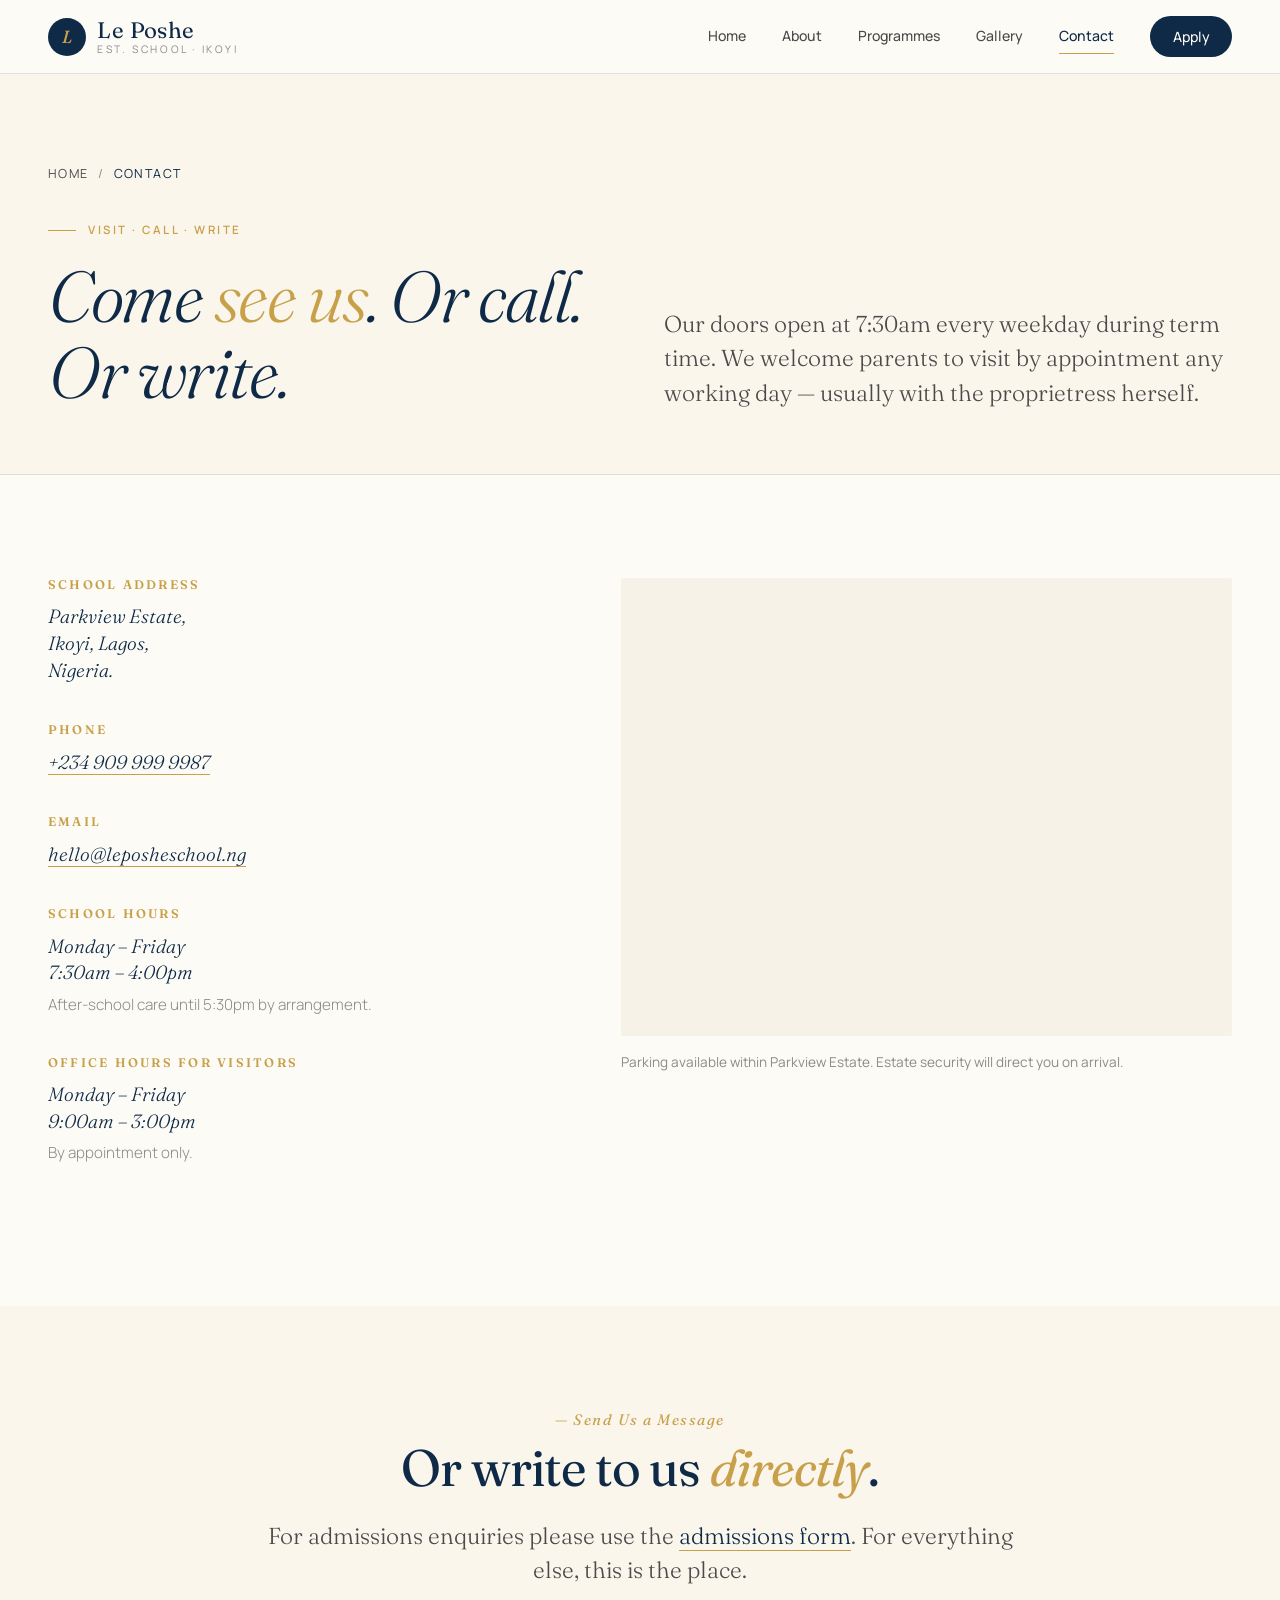
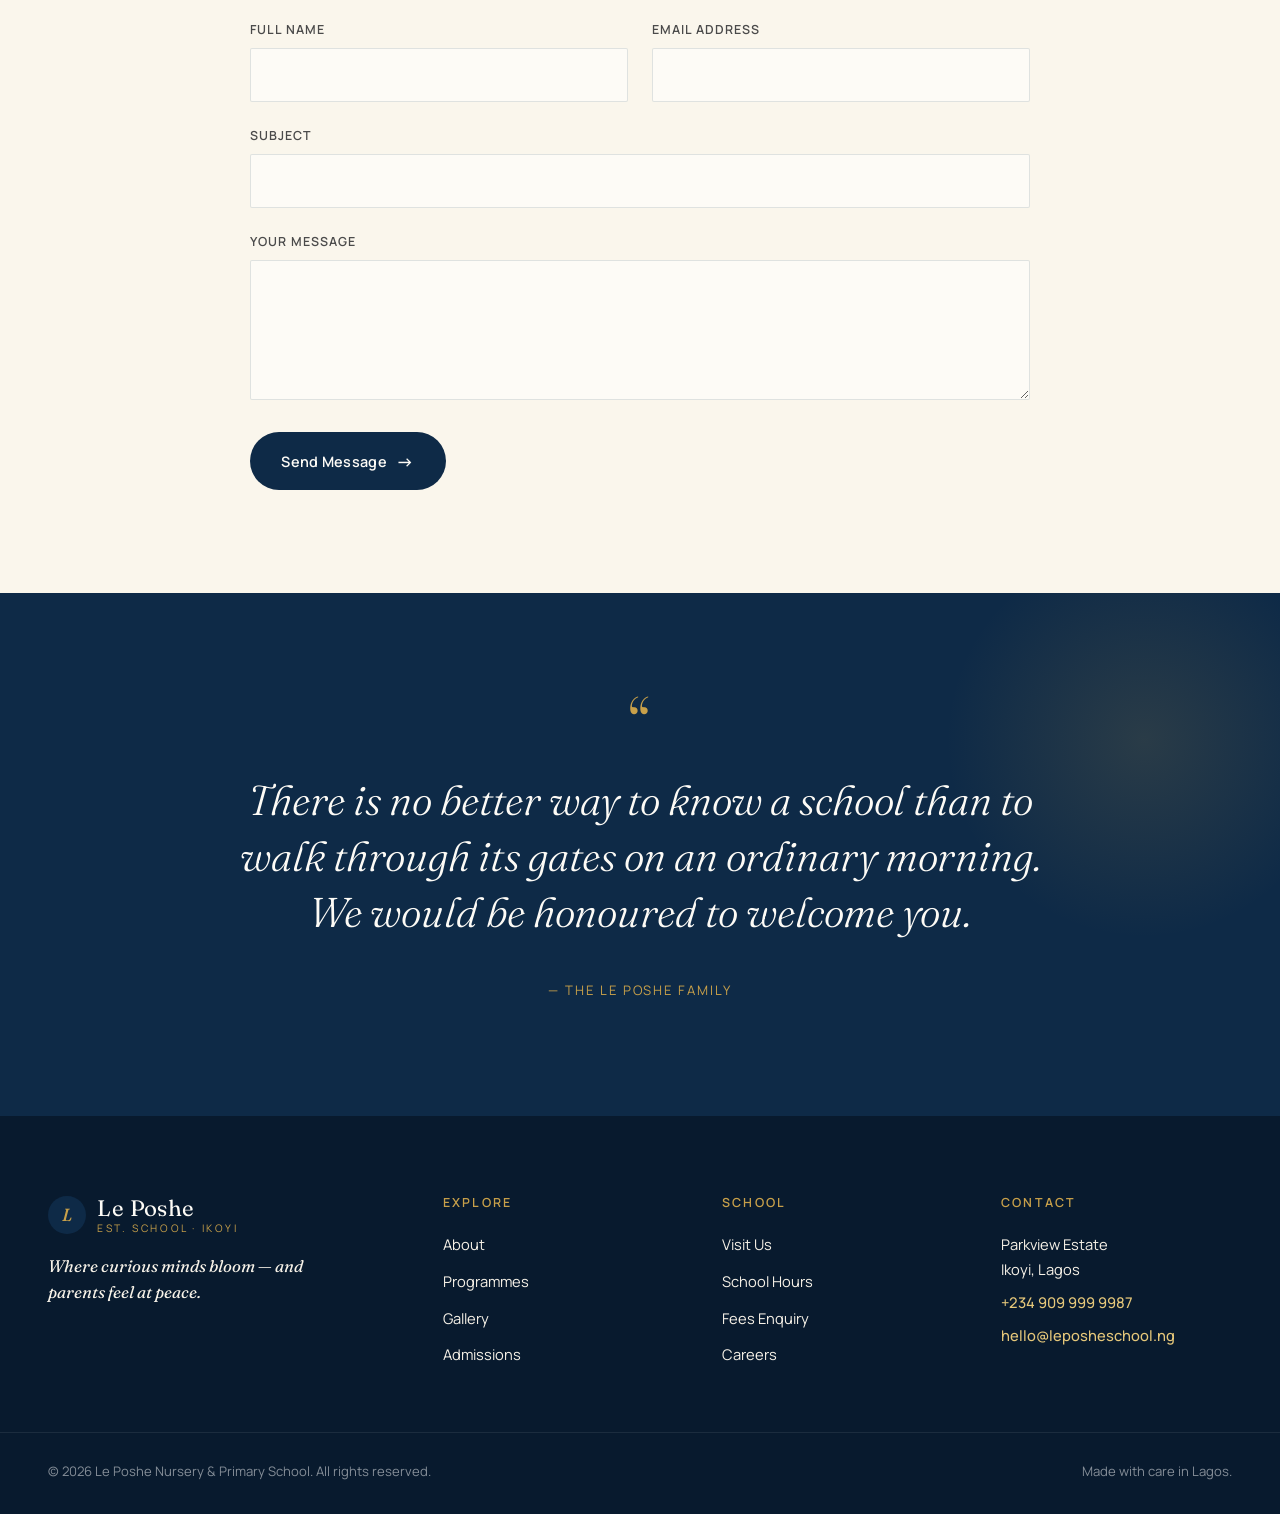
<file: contact.html>
<!DOCTYPE html>
<html lang="en">
<head>
  <meta charset="UTF-8">
  <meta name="viewport" content="width=device-width, initial-scale=1.0">
  <title>Contact Le Poshe School — Parkview Estate, Ikoyi, Lagos</title>
  <meta name="description" content="Visit Le Poshe Nursery & Primary School in Parkview Estate, Ikoyi. Call, email, or send us a message — we respond within one working day.">
  <link rel="preconnect" href="https://fonts.googleapis.com">
  <link rel="preconnect" href="https://fonts.gstatic.com" crossorigin>
  <link href="https://fonts.googleapis.com/css2?family=Fraunces:ital,opsz,wght@0,9..144,300..700;1,9..144,300..700&family=Manrope:wght@300;400;500;600;700&display=swap" rel="stylesheet">
  <link rel="stylesheet" href="css/style.css">
</head>
<body>

  <nav class="nav">
    <div class="nav-inner">
      <a href="index.html" class="brand">
        <span class="brand-mark">L</span>
        <span class="brand-name">Le Poshe<span class="brand-sub">Est. School · Ikoyi</span></span>
      </a>
      <button class="nav-toggle" aria-label="Menu">☰</button>
      <ul class="nav-links">
        <li><a href="index.html">Home</a></li>
        <li><a href="about.html">About</a></li>
        <li><a href="programs.html">Programmes</a></li>
        <li><a href="gallery.html">Gallery</a></li>
        <li><a href="contact.html" class="active">Contact</a></li>
        <li><a href="admissions.html" class="nav-cta">Apply</a></li>
      </ul>
    </div>
  </nav>

  <header class="page-header">
    <div class="page-header-inner">
      <div>
        <div class="breadcrumb"><a href="index.html">Home</a> &nbsp;/&nbsp; <span>Contact</span></div>
        <span class="eyebrow">Visit · Call · Write</span>
        <h1>Come <em>see us</em>. Or call. Or write.</h1>
      </div>
      <p class="lede">Our doors open at 7:30am every weekday during term time. We welcome parents to visit by appointment any working day — usually with the proprietress herself.</p>
    </div>
  </header>

  <!-- CONTACT GRID -->
  <section class="section">
    <div class="container">
      <div class="contact-grid">
        <div class="reveal">
          <div class="info-block">
            <h4>School Address</h4>
            <p>Parkview Estate,<br>Ikoyi, Lagos,<br>Nigeria.</p>
          </div>
          <div class="info-block">
            <h4>Phone</h4>
            <p><a href="tel:+2349099999987" style="border-bottom:1px solid var(--gold);">+234 909 999 9987</a></p>
          </div>
          <div class="info-block">
            <h4>Email</h4>
            <p><a href="mailto:hello@leposheschool.ng" style="border-bottom:1px solid var(--gold);">hello@leposheschool.ng</a></p>
          </div>
          <div class="info-block" id="hours">
            <h4>School Hours</h4>
            <p>Monday – Friday<br>7:30am – 4:00pm<br>
              <span style="font-family:var(--font-body); font-size:0.95rem; color:var(--ink-mute); font-style:normal; display:block; margin-top:0.5rem;">After-school care until 5:30pm by arrangement.</span>
            </p>
          </div>
          <div class="info-block">
            <h4>Office Hours for Visitors</h4>
            <p>Monday – Friday<br>9:00am – 3:00pm<br>
              <span style="font-family:var(--font-body); font-size:0.95rem; color:var(--ink-mute); font-style:normal; display:block; margin-top:0.5rem;">By appointment only.</span>
            </p>
          </div>
        </div>
        <div class="reveal">
          <div class="map-embed">
            <iframe
              src="https://www.google.com/maps/embed?pb=!1m18!1m12!1m3!1d3963.5!2d3.4500!3d6.4500!2m3!1f0!2f0!3f0!3m2!1i1024!2i768!4f13.1!3m3!1m2!1s0x0!2sParkview%20Estate%20Ikoyi!5e0!3m2!1sen!2sng!4v1700000000000"
              allowfullscreen=""
              loading="lazy"
              referrerpolicy="no-referrer-when-downgrade"
              title="Le Poshe School Location — Parkview Estate, Ikoyi"></iframe>
          </div>
          <p style="font-size:0.85rem; color:var(--ink-mute); margin-top:1rem;">Parking available within Parkview Estate. Estate security will direct you on arrival.</p>
        </div>
      </div>
    </div>
  </section>

  <!-- MESSAGE FORM -->
  <section class="section" style="background:var(--cream-warm);">
    <div class="container">
      <div style="max-width:780px; margin:0 auto;">
        <div class="reveal" style="text-align:center; margin-bottom:1rem;">
          <div class="section-num">— Send Us a Message</div>
          <h2 class="h-section">Or write to us <em>directly</em>.</h2>
          <p class="lede" style="margin-top:1rem;">For admissions enquiries please use the <a href="admissions.html" style="border-bottom:1px solid var(--gold); font-style:normal; color:var(--navy);">admissions form</a>. For everything else, this is the place.</p>
        </div>
        <form class="contact-form reveal" style="margin-top:2rem;">
          <div class="form-grid">
            <div class="form-field">
              <label for="name">Full Name</label>
              <input type="text" id="name" name="name" required>
            </div>
            <div class="form-field">
              <label for="cemail">Email Address</label>
              <input type="email" id="cemail" name="cemail" required>
            </div>
            <div class="form-field full">
              <label for="subject">Subject</label>
              <input type="text" id="subject" name="subject" required>
            </div>
            <div class="form-field full">
              <label for="cmessage">Your Message</label>
              <textarea id="cmessage" name="cmessage" required></textarea>
            </div>
          </div>
          <button type="submit" class="btn btn-primary btn-arrow" style="margin-top:2rem;">Send Message</button>
        </form>
      </div>
    </div>
  </section>

  <!-- PHILOSOPHY -->
  <section class="philosophy">
    <div class="philosophy-inner">
      <div class="reveal">
        <p class="philosophy-quote">There is no better way to know a school than to walk through its gates on an ordinary morning. We would be honoured to welcome you.</p>
        <div class="philosophy-author">— The Le Poshe Family</div>
      </div>
    </div>
  </section>

  <footer>
    <div class="footer-grid">
      <div class="footer-brand">
        <a href="index.html" class="brand">
          <span class="brand-mark">L</span>
          <span class="brand-name">Le Poshe<span class="brand-sub">Est. School · Ikoyi</span></span>
        </a>
        <p class="footer-tag">Where curious minds bloom — and parents feel at peace.</p>
      </div>
      <div>
        <h4>Explore</h4>
        <ul class="footer-links">
          <li><a href="about.html">About</a></li>
          <li><a href="programs.html">Programmes</a></li>
          <li><a href="gallery.html">Gallery</a></li>
          <li><a href="admissions.html">Admissions</a></li>
        </ul>
      </div>
      <div>
        <h4>School</h4>
        <ul class="footer-links">
          <li><a href="contact.html">Visit Us</a></li>
          <li><a href="contact.html#hours">School Hours</a></li>
          <li><a href="admissions.html#fees">Fees Enquiry</a></li>
          <li><a href="contact.html">Careers</a></li>
        </ul>
      </div>
      <div>
        <h4>Contact</h4>
        <p class="footer-contact">
          Parkview Estate<br>
          Ikoyi, Lagos<br>
          <strong>+234 909 999 9987</strong>
          <strong>hello@leposheschool.ng</strong>
        </p>
      </div>
    </div>
    <div class="footer-bottom">
      <div>© 2026 Le Poshe Nursery &amp; Primary School. All rights reserved.</div>
      <div>Made with care in Lagos.</div>
    </div>
  </footer>

  <script src="js/main.js"></script>
</body>
</html>
</file>
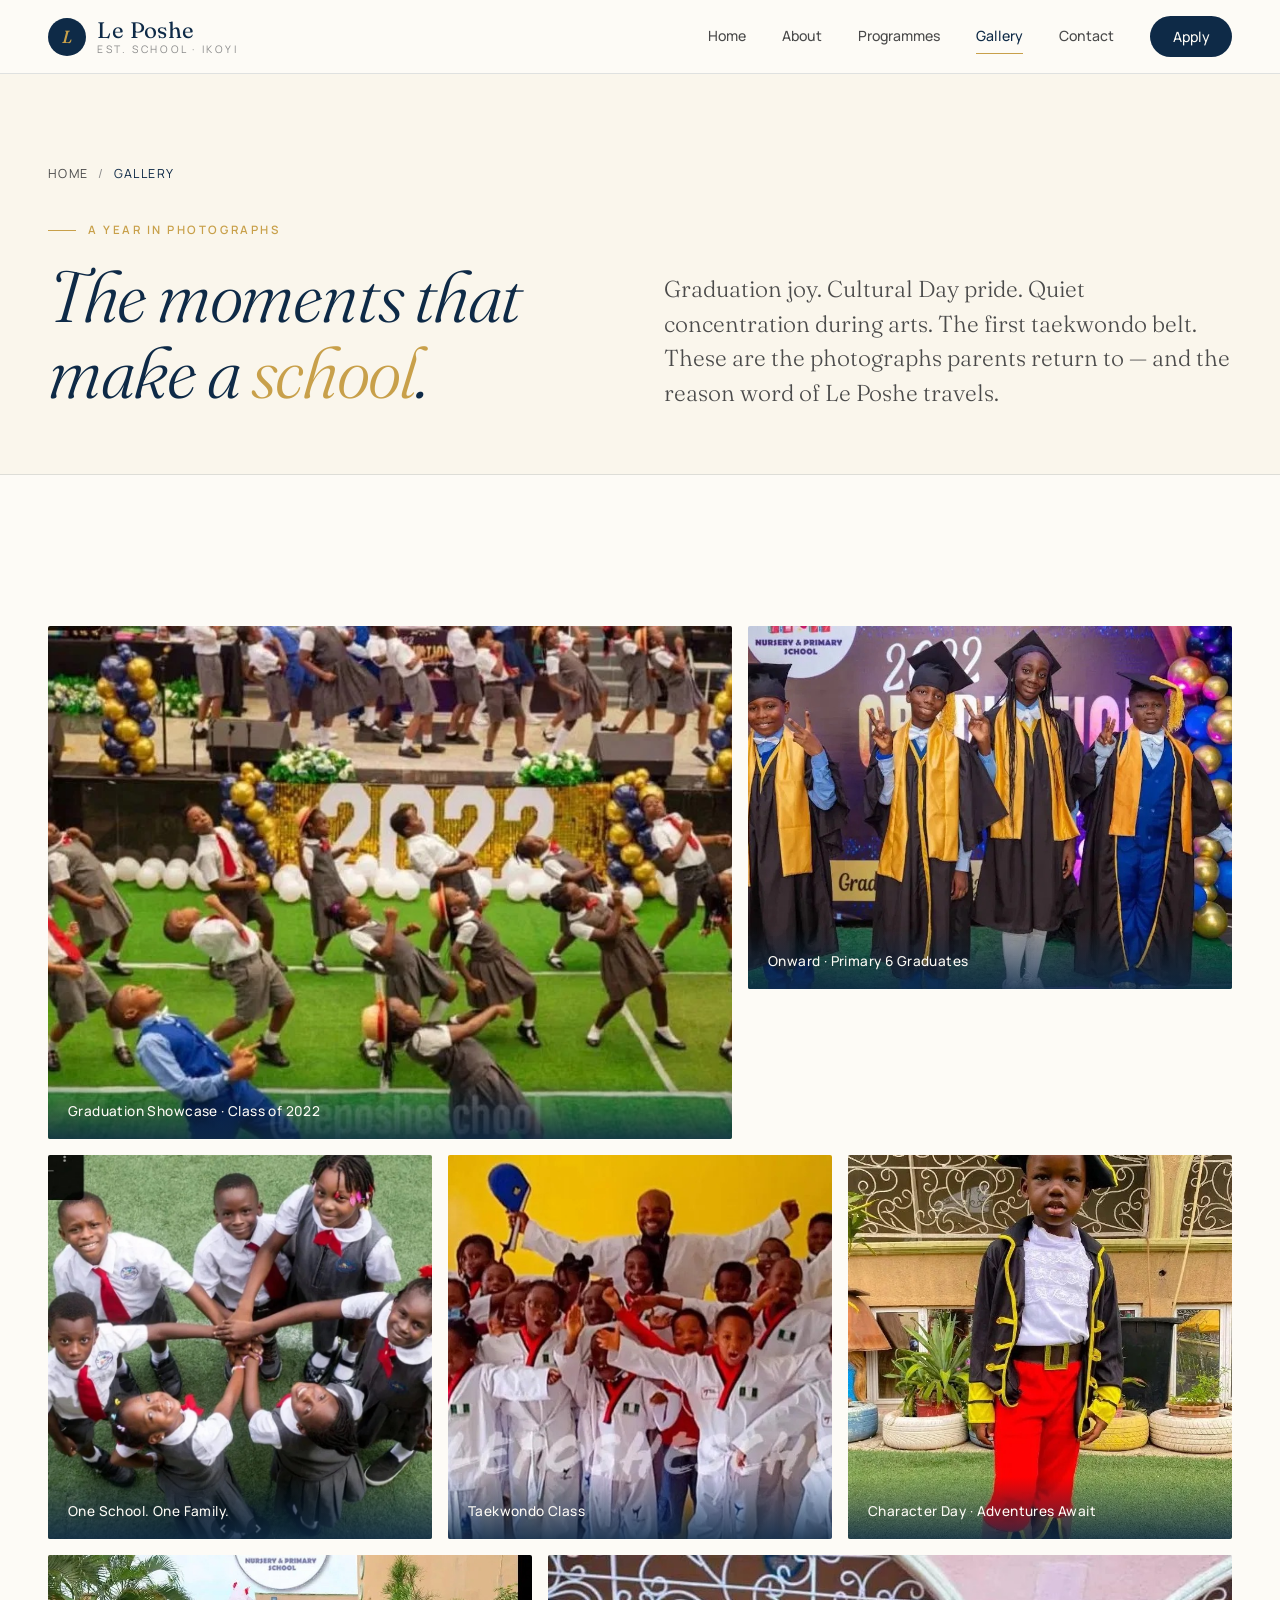
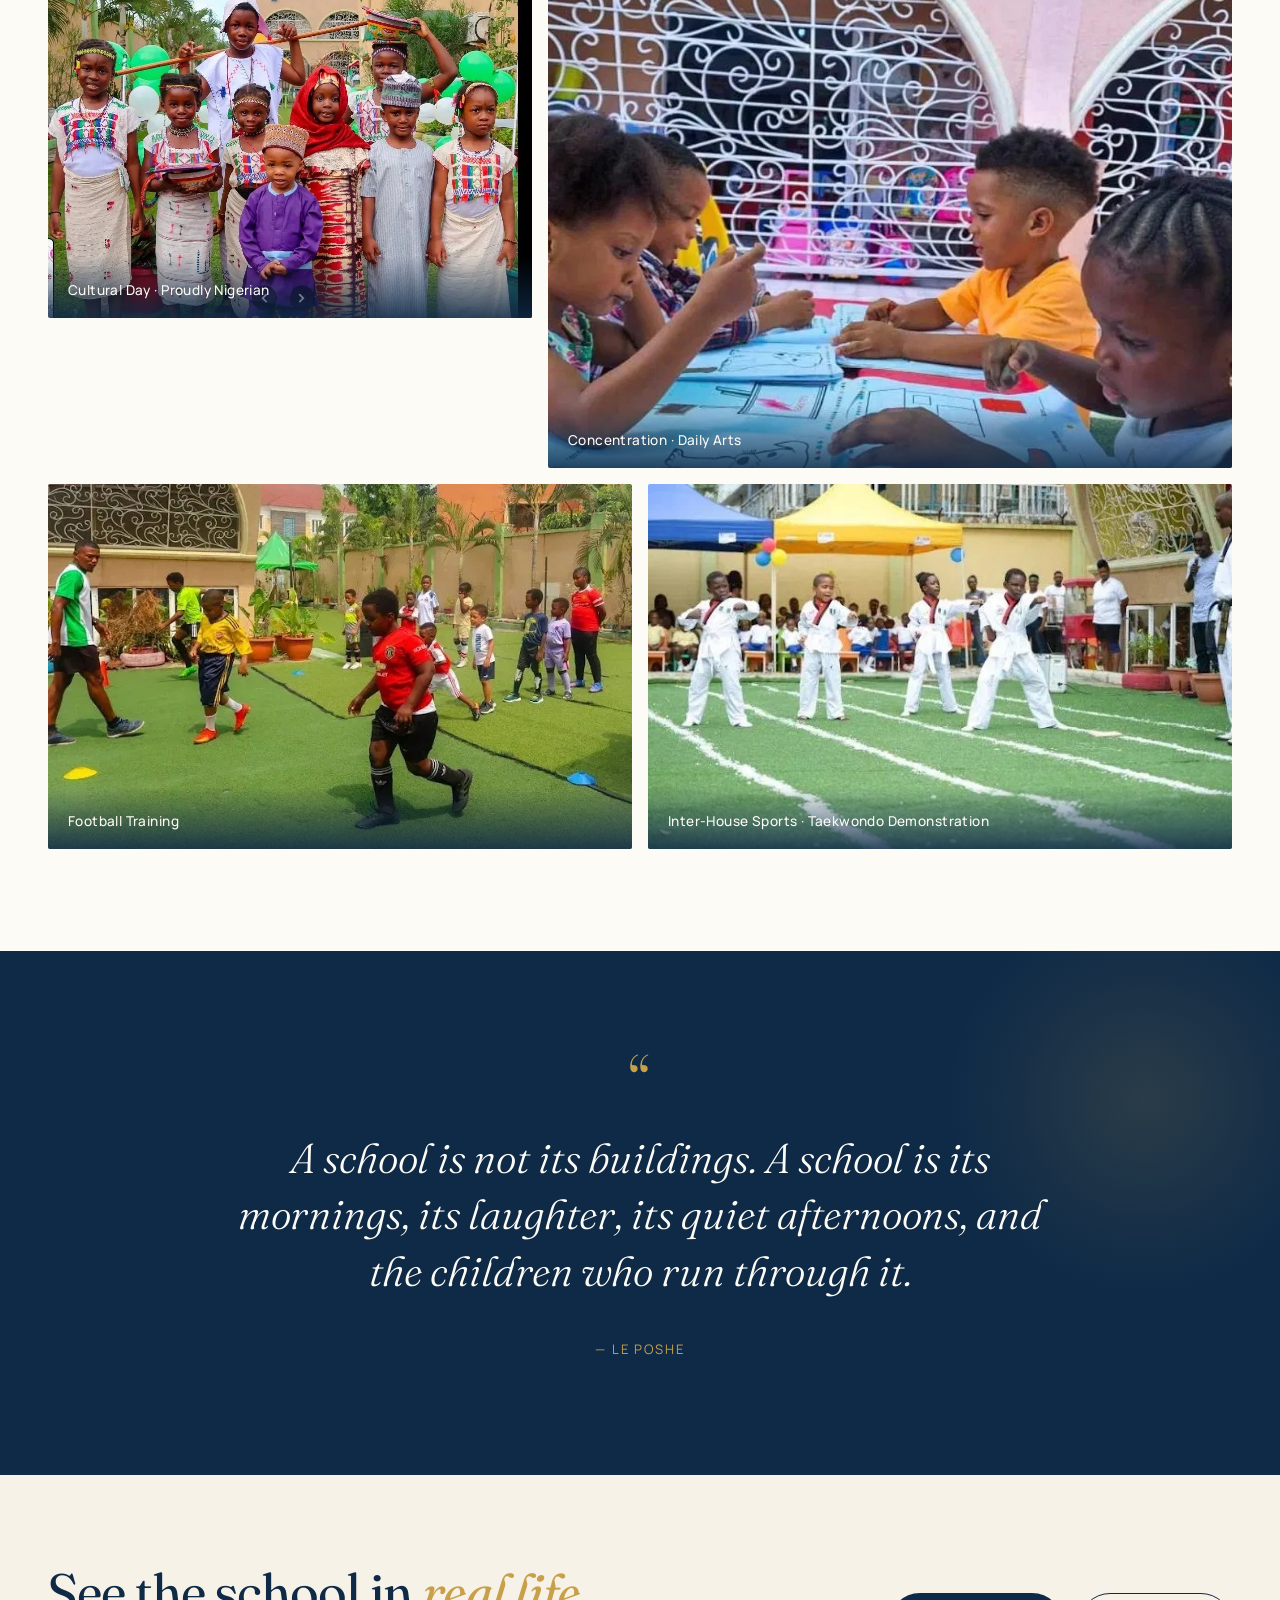
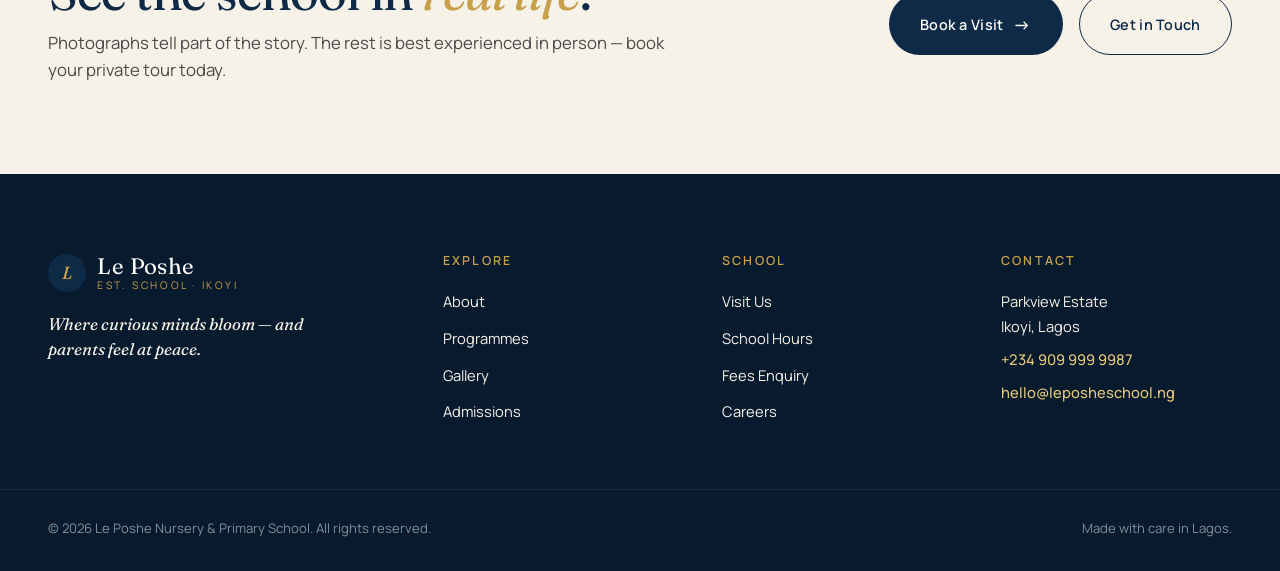
<file: gallery.html>
<!DOCTYPE html>
<html lang="en">
<head>
  <meta charset="UTF-8">
  <meta name="viewport" content="width=device-width, initial-scale=1.0">
  <title>Gallery — School Life at Le Poshe | Ikoyi, Lagos</title>
  <meta name="description" content="Photographs from a year in the life of Le Poshe School — graduation, cultural days, Taekwondo, sport, and the everyday moments that make our school special.">
  <link rel="preconnect" href="https://fonts.googleapis.com">
  <link rel="preconnect" href="https://fonts.gstatic.com" crossorigin>
  <link href="https://fonts.googleapis.com/css2?family=Fraunces:ital,opsz,wght@0,9..144,300..700;1,9..144,300..700&family=Manrope:wght@300;400;500;600;700&display=swap" rel="stylesheet">
  <link rel="stylesheet" href="css/style.css">
</head>
<body>

  <nav class="nav">
    <div class="nav-inner">
      <a href="index.html" class="brand">
        <span class="brand-mark">L</span>
        <span class="brand-name">Le Poshe<span class="brand-sub">Est. School · Ikoyi</span></span>
      </a>
      <button class="nav-toggle" aria-label="Menu">☰</button>
      <ul class="nav-links">
        <li><a href="index.html">Home</a></li>
        <li><a href="about.html">About</a></li>
        <li><a href="programs.html">Programmes</a></li>
        <li><a href="gallery.html" class="active">Gallery</a></li>
        <li><a href="contact.html">Contact</a></li>
        <li><a href="admissions.html" class="nav-cta">Apply</a></li>
      </ul>
    </div>
  </nav>

  <header class="page-header">
    <div class="page-header-inner">
      <div>
        <div class="breadcrumb"><a href="index.html">Home</a> &nbsp;/&nbsp; <span>Gallery</span></div>
        <span class="eyebrow">A Year in Photographs</span>
        <h1>The moments that make a <em>school</em>.</h1>
      </div>
      <p class="lede">Graduation joy. Cultural Day pride. Quiet concentration during arts. The first taekwondo belt. These are the photographs parents return to — and the reason word of Le Poshe travels.</p>
    </div>
  </header>

  <section class="section">
    <div class="container">
      <div class="gallery-grid">
        <div class="gallery-item gi-1 reveal">
          <img src="images/img-graduation-dance.jpg" alt="Le Poshe pupils performing a choreographed dance at 2022 graduation">
          <div class="caption">Graduation Showcase · Class of 2022</div>
        </div>
        <div class="gallery-item gi-2 reveal">
          <img src="images/img-graduates.jpg" alt="Le Poshe graduates in caps and gowns at graduation ceremony">
          <div class="caption">Onward · Primary 6 Graduates</div>
        </div>
        <div class="gallery-item gi-3 reveal">
          <img src="images/img-unity.jpg" alt="Le Poshe pupils in uniform with hands joined in unity">
          <div class="caption">One School. One Family.</div>
        </div>
        <div class="gallery-item gi-4 reveal">
          <img src="images/img-taekwondo.jpg" alt="Le Poshe Taekwondo class group photo">
          <div class="caption">Taekwondo Class</div>
        </div>
        <div class="gallery-item gi-5 reveal">
          <img src="images/img-pirate.jpg" alt="Le Poshe pupil dressed as a pirate for character day">
          <div class="caption">Character Day · Adventures Await</div>
        </div>
        <div class="gallery-item gi-6 reveal">
          <img src="images/img-cultural.jpg" alt="Le Poshe pupils in traditional Nigerian dress for cultural day">
          <div class="caption">Cultural Day · Proudly Nigerian</div>
        </div>
        <div class="gallery-item gi-7 reveal">
          <img src="images/img-arts.jpg" alt="Children engaged in arts and crafts activities">
          <div class="caption">Concentration · Daily Arts</div>
        </div>
        <div class="gallery-item gi-8 reveal">
          <img src="images/img-football.jpg" alt="Le Poshe pupils participating in football coaching session">
          <div class="caption">Football Training</div>
        </div>
        <div class="gallery-item gi-9 reveal">
          <img src="images/img-taekwondo-perform.jpg" alt="Le Poshe pupils performing a Taekwondo demonstration on the field">
          <div class="caption">Inter-House Sports · Taekwondo Demonstration</div>
        </div>
      </div>
    </div>
  </section>

  <!-- PHILOSOPHY -->
  <section class="philosophy">
    <div class="philosophy-inner">
      <div class="reveal">
        <p class="philosophy-quote">A school is not its buildings. A school is its mornings, its laughter, its quiet afternoons, and the children who run through it.</p>
        <div class="philosophy-author">— Le Poshe</div>
      </div>
    </div>
  </section>

  <!-- CTA -->
  <section class="cta-banner">
    <div class="cta-inner">
      <div class="reveal">
        <h2 class="h-section" style="margin-bottom:0.75rem;">See the school in <em>real life</em>.</h2>
        <p>Photographs tell part of the story. The rest is best experienced in person — book your private tour today.</p>
      </div>
      <div class="cta-actions reveal">
        <a href="admissions.html" class="btn btn-primary btn-arrow">Book a Visit</a>
        <a href="contact.html" class="btn btn-ghost">Get in Touch</a>
      </div>
    </div>
  </section>

  <footer>
    <div class="footer-grid">
      <div class="footer-brand">
        <a href="index.html" class="brand">
          <span class="brand-mark">L</span>
          <span class="brand-name">Le Poshe<span class="brand-sub">Est. School · Ikoyi</span></span>
        </a>
        <p class="footer-tag">Where curious minds bloom — and parents feel at peace.</p>
      </div>
      <div>
        <h4>Explore</h4>
        <ul class="footer-links">
          <li><a href="about.html">About</a></li>
          <li><a href="programs.html">Programmes</a></li>
          <li><a href="gallery.html">Gallery</a></li>
          <li><a href="admissions.html">Admissions</a></li>
        </ul>
      </div>
      <div>
        <h4>School</h4>
        <ul class="footer-links">
          <li><a href="contact.html">Visit Us</a></li>
          <li><a href="contact.html#hours">School Hours</a></li>
          <li><a href="admissions.html#fees">Fees Enquiry</a></li>
          <li><a href="contact.html">Careers</a></li>
        </ul>
      </div>
      <div>
        <h4>Contact</h4>
        <p class="footer-contact">
          Parkview Estate<br>
          Ikoyi, Lagos<br>
          <strong>+234 909 999 9987</strong>
          <strong>hello@leposheschool.ng</strong>
        </p>
      </div>
    </div>
    <div class="footer-bottom">
      <div>© 2026 Le Poshe Nursery &amp; Primary School. All rights reserved.</div>
      <div>Made with care in Lagos.</div>
    </div>
  </footer>

  <script src="js/main.js"></script>
</body>
</html>
</file>
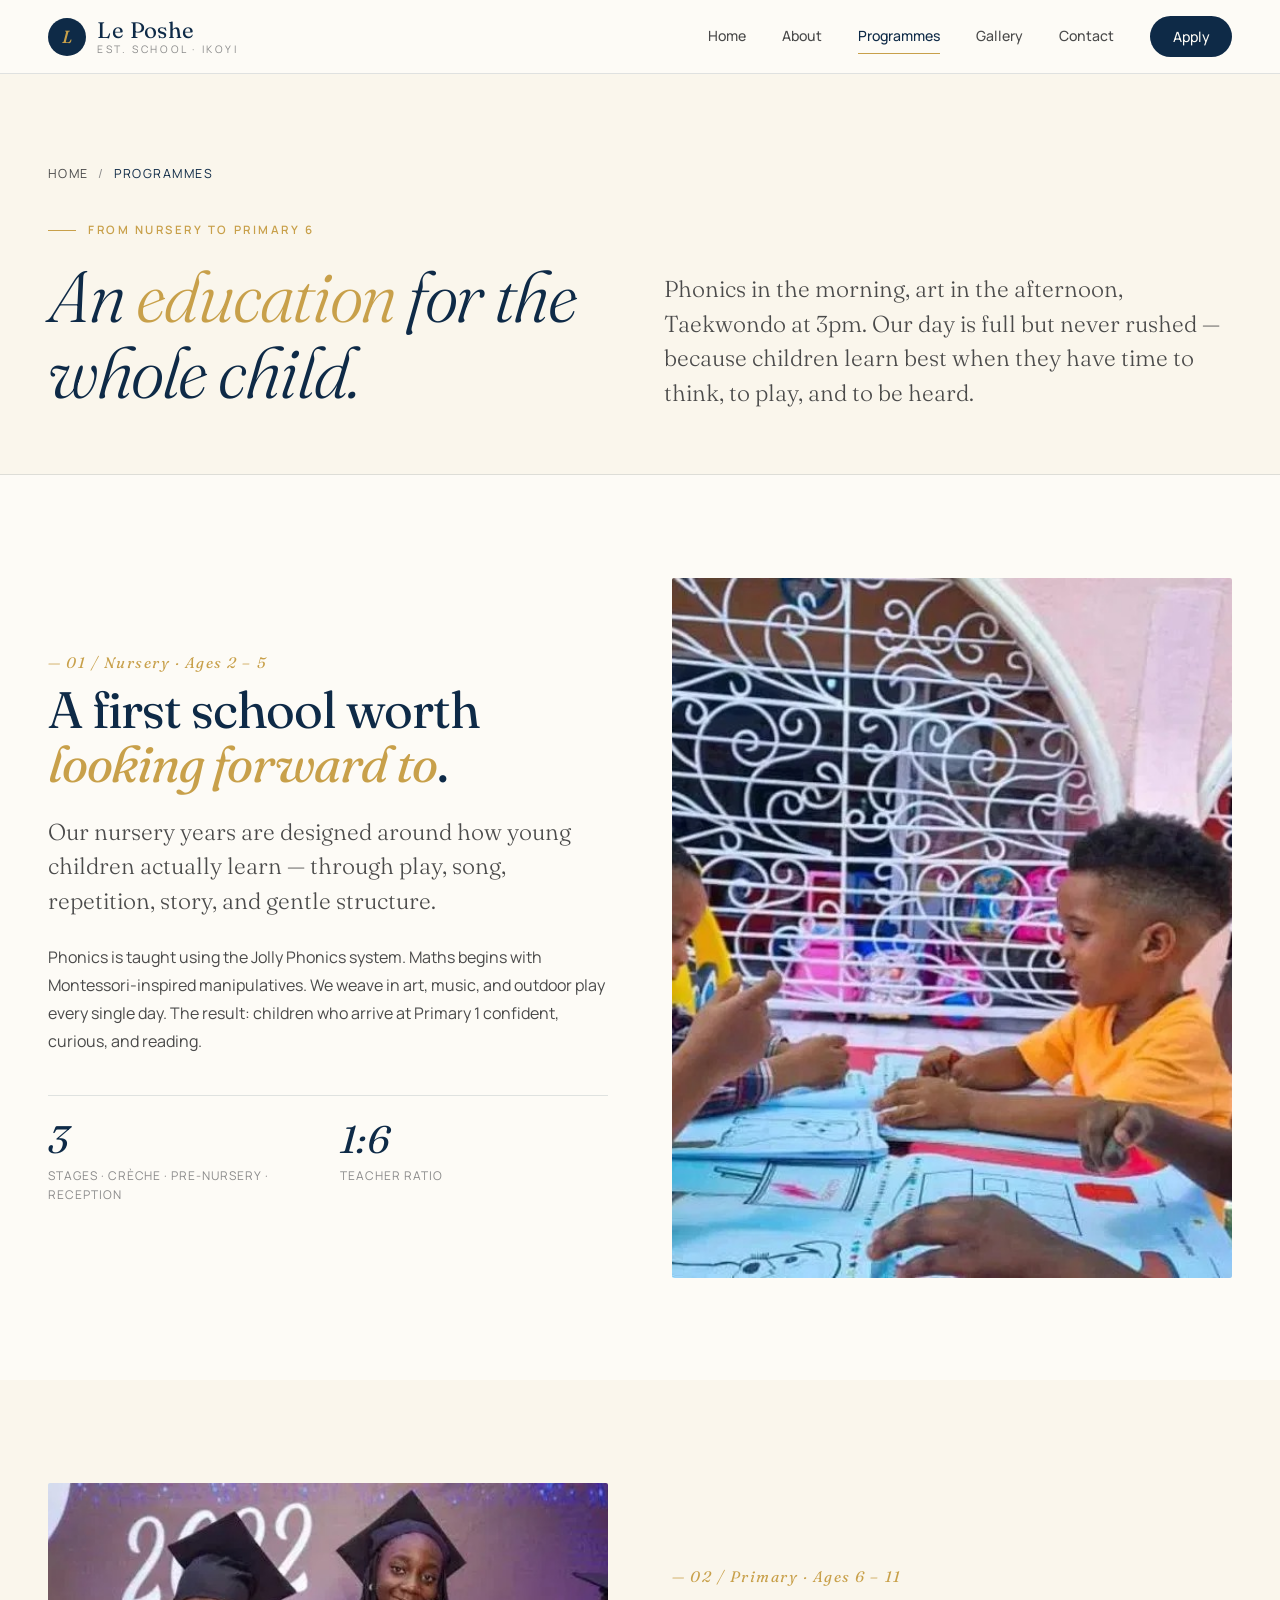
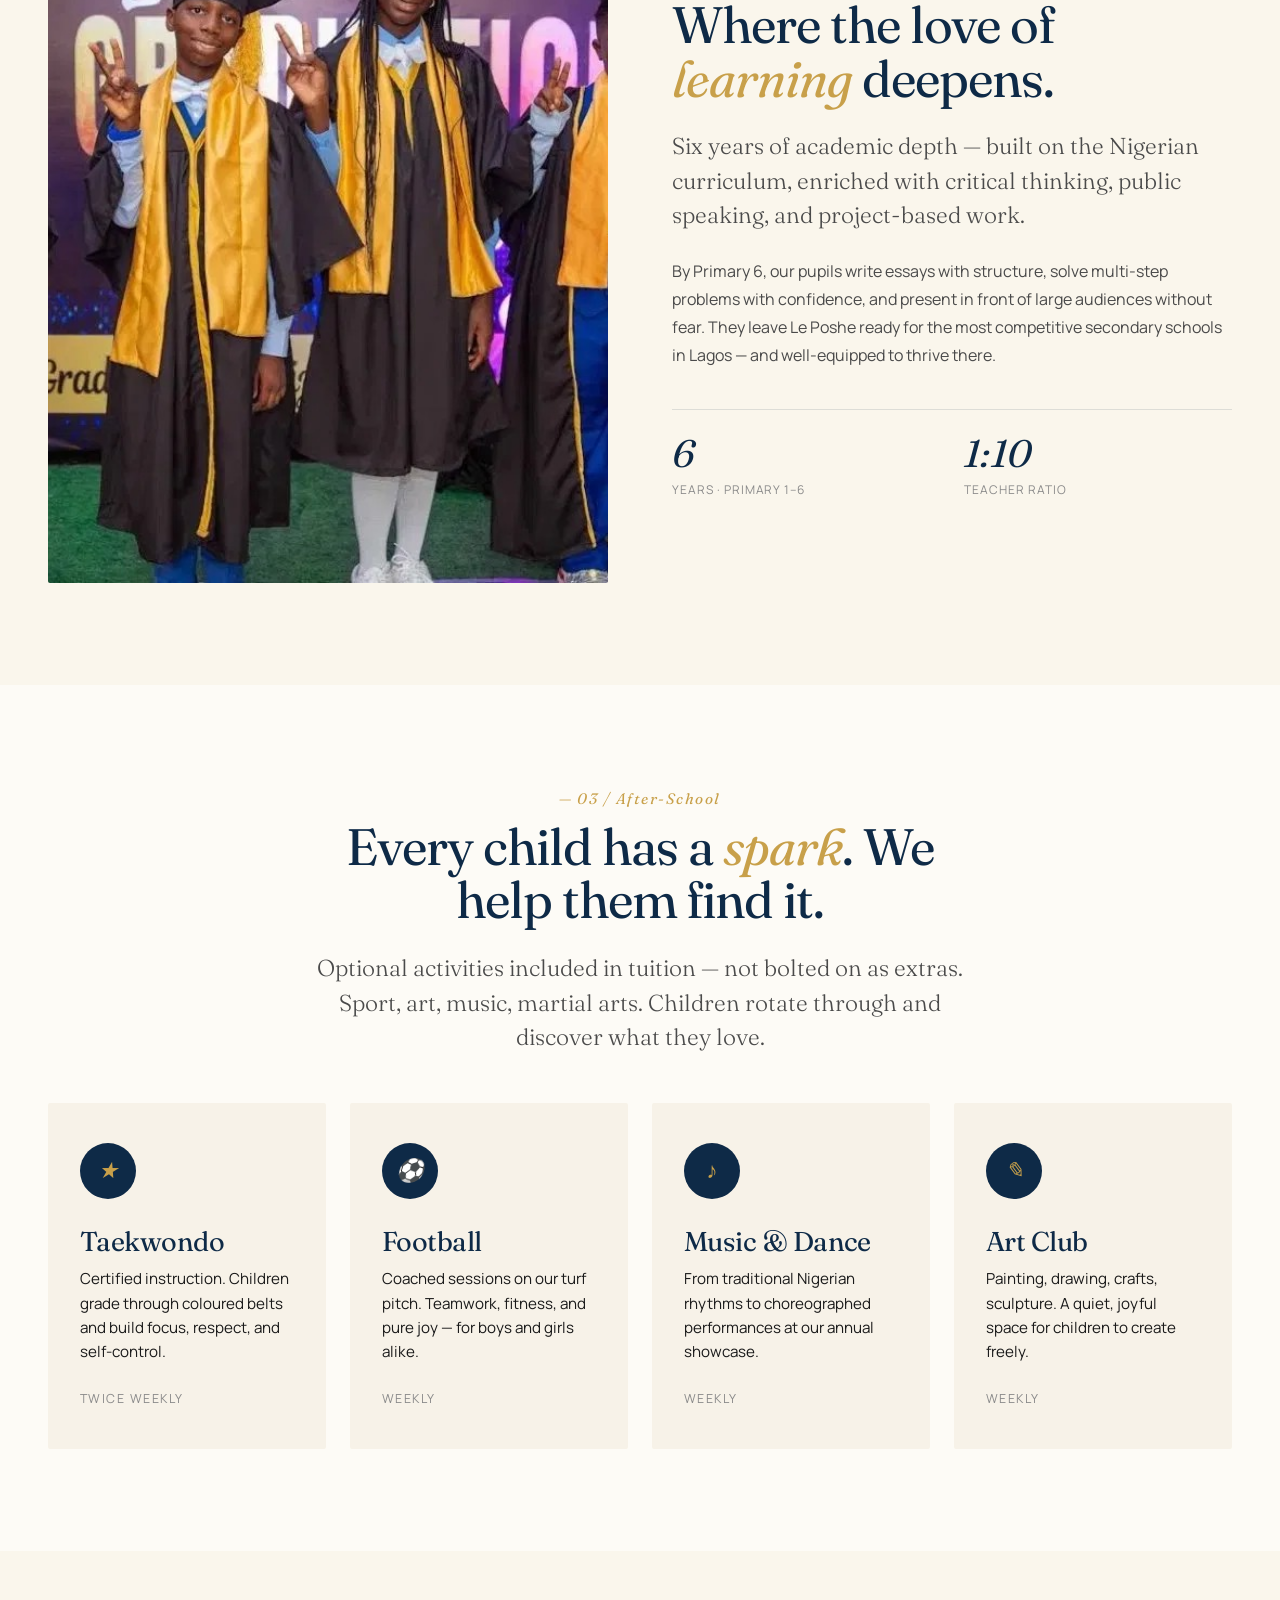
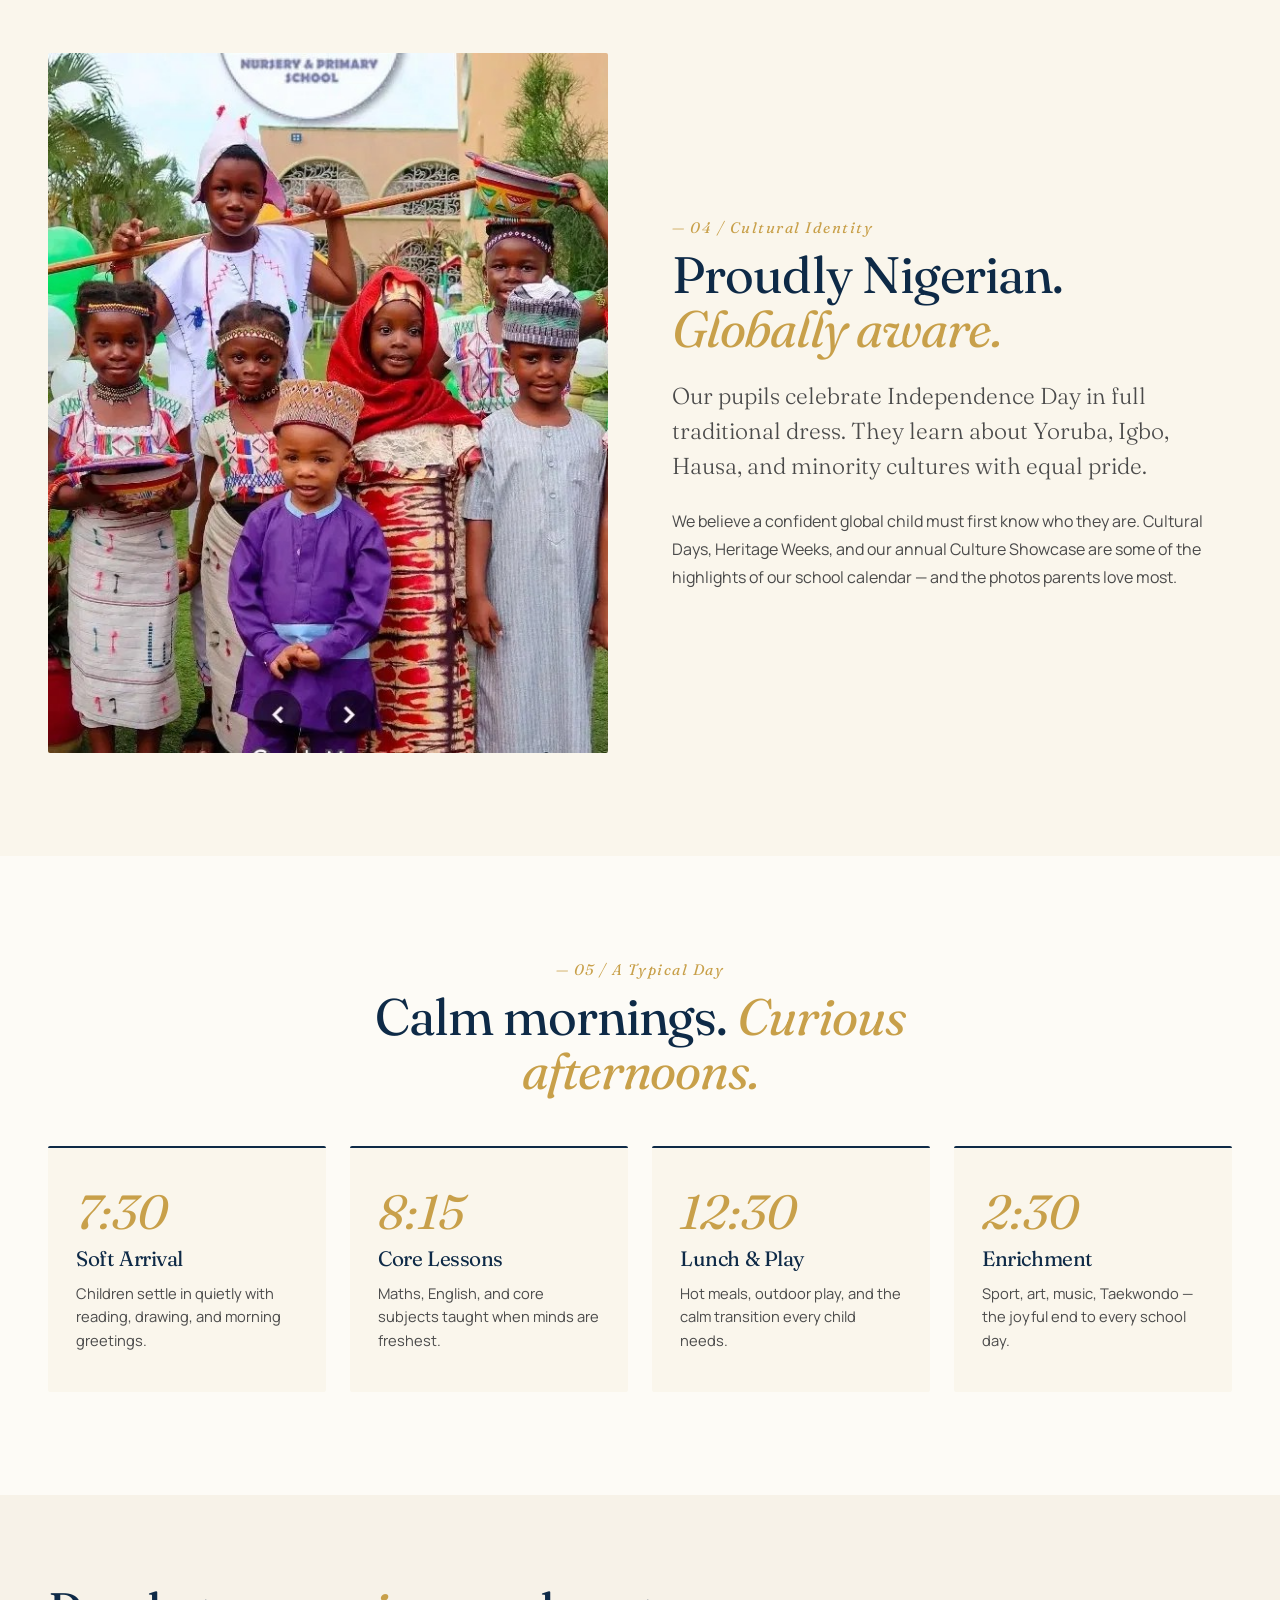
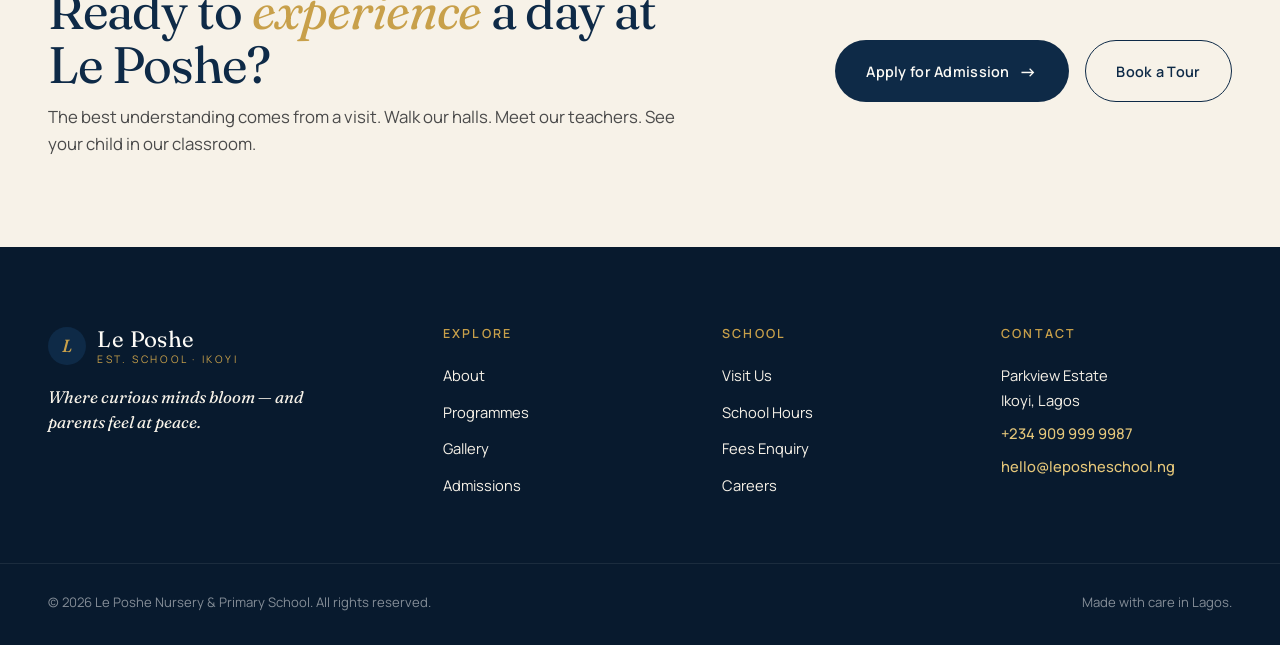
<file: programs.html>
<!DOCTYPE html>
<html lang="en">
<head>
  <meta charset="UTF-8">
  <meta name="viewport" content="width=device-width, initial-scale=1.0">
  <title>Programmes — Nursery, Primary & After-School | Le Poshe Ikoyi</title>
  <meta name="description" content="Explore Le Poshe School's complete programmes: Nursery (ages 2-5), Primary (ages 6-11), and our enriching after-school activities — Taekwondo, football, arts, and more.">
  <link rel="preconnect" href="https://fonts.googleapis.com">
  <link rel="preconnect" href="https://fonts.gstatic.com" crossorigin>
  <link href="https://fonts.googleapis.com/css2?family=Fraunces:ital,opsz,wght@0,9..144,300..700;1,9..144,300..700&family=Manrope:wght@300;400;500;600;700&display=swap" rel="stylesheet">
  <link rel="stylesheet" href="css/style.css">
</head>
<body>

  <nav class="nav">
    <div class="nav-inner">
      <a href="index.html" class="brand">
        <span class="brand-mark">L</span>
        <span class="brand-name">Le Poshe<span class="brand-sub">Est. School · Ikoyi</span></span>
      </a>
      <button class="nav-toggle" aria-label="Menu">☰</button>
      <ul class="nav-links">
        <li><a href="index.html">Home</a></li>
        <li><a href="about.html">About</a></li>
        <li><a href="programs.html" class="active">Programmes</a></li>
        <li><a href="gallery.html">Gallery</a></li>
        <li><a href="contact.html">Contact</a></li>
        <li><a href="admissions.html" class="nav-cta">Apply</a></li>
      </ul>
    </div>
  </nav>

  <header class="page-header">
    <div class="page-header-inner">
      <div>
        <div class="breadcrumb"><a href="index.html">Home</a> &nbsp;/&nbsp; <span>Programmes</span></div>
        <span class="eyebrow">From Nursery to Primary 6</span>
        <h1>An <em>education</em> for the whole child.</h1>
      </div>
      <p class="lede">Phonics in the morning, art in the afternoon, Taekwondo at 3pm. Our day is full but never rushed — because children learn best when they have time to think, to play, and to be heard.</p>
    </div>
  </header>

  <!-- NURSERY -->
  <section class="section">
    <div class="container">
      <div class="split">
        <div class="split-text reveal">
          <div class="section-num">— 01 / Nursery · Ages 2 – 5</div>
          <h2 class="h-section">A first school worth <em>looking forward to</em>.</h2>
          <p class="lede" style="margin-bottom:1.5rem;">Our nursery years are designed around how young children actually learn — through play, song, repetition, story, and gentle structure.</p>
          <p style="color:var(--ink-soft); line-height:1.75;">Phonics is taught using the Jolly Phonics system. Maths begins with Montessori-inspired manipulatives. We weave in art, music, and outdoor play every single day. The result: children who arrive at Primary 1 confident, curious, and reading.</p>
          <div class="hero-stats" style="margin-top:2.5rem; grid-template-columns: 1fr 1fr; padding-top:1.5rem;">
            <div>
              <div class="hero-stat-num">3</div>
              <div class="hero-stat-label">Stages · Crèche · Pre-Nursery · Reception</div>
            </div>
            <div>
              <div class="hero-stat-num">1:6</div>
              <div class="hero-stat-label">Teacher Ratio</div>
            </div>
          </div>
        </div>
        <div class="split-img reveal">
          <img src="images/img-arts.jpg" alt="Le Poshe nursery pupils engaged in arts and crafts">
        </div>
      </div>
    </div>
  </section>

  <!-- PRIMARY -->
  <section class="section" style="background:var(--cream-warm);">
    <div class="container">
      <div class="split split-reverse">
        <div class="split-text reveal">
          <div class="section-num">— 02 / Primary · Ages 6 – 11</div>
          <h2 class="h-section">Where the love of <em>learning</em> deepens.</h2>
          <p class="lede" style="margin-bottom:1.5rem;">Six years of academic depth — built on the Nigerian curriculum, enriched with critical thinking, public speaking, and project-based work.</p>
          <p style="color:var(--ink-soft); line-height:1.75;">By Primary 6, our pupils write essays with structure, solve multi-step problems with confidence, and present in front of large audiences without fear. They leave Le Poshe ready for the most competitive secondary schools in Lagos — and well-equipped to thrive there.</p>
          <div class="hero-stats" style="margin-top:2.5rem; grid-template-columns: 1fr 1fr; padding-top:1.5rem;">
            <div>
              <div class="hero-stat-num">6</div>
              <div class="hero-stat-label">Years · Primary 1–6</div>
            </div>
            <div>
              <div class="hero-stat-num">1:10</div>
              <div class="hero-stat-label">Teacher Ratio</div>
            </div>
          </div>
        </div>
        <div class="split-img reveal">
          <img src="images/img-graduates.jpg" alt="Le Poshe primary pupils at graduation ceremony">
        </div>
      </div>
    </div>
  </section>

  <!-- AFTER-SCHOOL -->
  <section class="section">
    <div class="container">
      <div class="reveal" style="text-align:center; max-width:680px; margin:0 auto 1rem;">
        <div class="section-num">— 03 / After-School</div>
        <h2 class="h-section">Every child has a <em>spark</em>. We help them find it.</h2>
      </div>
      <p class="lede reveal" style="text-align:center; max-width:680px; margin:0 auto 3rem;">Optional activities included in tuition — not bolted on as extras. Sport, art, music, martial arts. Children rotate through and discover what they love.</p>
      <div class="programs-grid" style="grid-template-columns: repeat(4, 1fr);">
        <div class="program-card reveal">
          <div class="program-icon">★</div>
          <h3>Taekwondo</h3>
          <p>Certified instruction. Children grade through coloured belts and build focus, respect, and self-control.</p>
          <div class="program-meta">Twice weekly</div>
        </div>
        <div class="program-card reveal">
          <div class="program-icon">⚽</div>
          <h3>Football</h3>
          <p>Coached sessions on our turf pitch. Teamwork, fitness, and pure joy — for boys and girls alike.</p>
          <div class="program-meta">Weekly</div>
        </div>
        <div class="program-card reveal">
          <div class="program-icon">♪</div>
          <h3>Music &amp; Dance</h3>
          <p>From traditional Nigerian rhythms to choreographed performances at our annual showcase.</p>
          <div class="program-meta">Weekly</div>
        </div>
        <div class="program-card reveal">
          <div class="program-icon">✎</div>
          <h3>Art Club</h3>
          <p>Painting, drawing, crafts, sculpture. A quiet, joyful space for children to create freely.</p>
          <div class="program-meta">Weekly</div>
        </div>
      </div>
    </div>
  </section>

  <!-- CULTURAL -->
  <section class="section" style="background:var(--cream-warm);">
    <div class="container">
      <div class="split">
        <div class="split-img reveal">
          <img src="images/img-cultural.jpg" alt="Le Poshe pupils celebrating cultural day in traditional attire">
        </div>
        <div class="split-text reveal">
          <div class="section-num">— 04 / Cultural Identity</div>
          <h2 class="h-section">Proudly Nigerian. <em>Globally aware.</em></h2>
          <p class="lede" style="margin-bottom:1.5rem;">Our pupils celebrate Independence Day in full traditional dress. They learn about Yoruba, Igbo, Hausa, and minority cultures with equal pride.</p>
          <p style="color:var(--ink-soft); line-height:1.75;">We believe a confident global child must first know who they are. Cultural Days, Heritage Weeks, and our annual Culture Showcase are some of the highlights of our school calendar — and the photos parents love most.</p>
        </div>
      </div>
    </div>
  </section>

  <!-- A DAY AT LE POSHE -->
  <section class="section">
    <div class="container">
      <div class="reveal" style="text-align:center; max-width:680px; margin:0 auto 3rem;">
        <div class="section-num">— 05 / A Typical Day</div>
        <h2 class="h-section">Calm mornings. <em>Curious afternoons.</em></h2>
      </div>
      <div class="process">
        <div class="step reveal">
          <div class="step-num">7:30</div>
          <h3>Soft Arrival</h3>
          <p>Children settle in quietly with reading, drawing, and morning greetings.</p>
        </div>
        <div class="step reveal">
          <div class="step-num">8:15</div>
          <h3>Core Lessons</h3>
          <p>Maths, English, and core subjects taught when minds are freshest.</p>
        </div>
        <div class="step reveal">
          <div class="step-num">12:30</div>
          <h3>Lunch &amp; Play</h3>
          <p>Hot meals, outdoor play, and the calm transition every child needs.</p>
        </div>
        <div class="step reveal">
          <div class="step-num">2:30</div>
          <h3>Enrichment</h3>
          <p>Sport, art, music, Taekwondo — the joyful end to every school day.</p>
        </div>
      </div>
    </div>
  </section>

  <!-- CTA -->
  <section class="cta-banner">
    <div class="cta-inner">
      <div class="reveal">
        <h2 class="h-section" style="margin-bottom:0.75rem;">Ready to <em>experience</em> a day at Le Poshe?</h2>
        <p>The best understanding comes from a visit. Walk our halls. Meet our teachers. See your child in our classroom.</p>
      </div>
      <div class="cta-actions reveal">
        <a href="admissions.html" class="btn btn-primary btn-arrow">Apply for Admission</a>
        <a href="contact.html" class="btn btn-ghost">Book a Tour</a>
      </div>
    </div>
  </section>

  <footer>
    <div class="footer-grid">
      <div class="footer-brand">
        <a href="index.html" class="brand">
          <span class="brand-mark">L</span>
          <span class="brand-name">Le Poshe<span class="brand-sub">Est. School · Ikoyi</span></span>
        </a>
        <p class="footer-tag">Where curious minds bloom — and parents feel at peace.</p>
      </div>
      <div>
        <h4>Explore</h4>
        <ul class="footer-links">
          <li><a href="about.html">About</a></li>
          <li><a href="programs.html">Programmes</a></li>
          <li><a href="gallery.html">Gallery</a></li>
          <li><a href="admissions.html">Admissions</a></li>
        </ul>
      </div>
      <div>
        <h4>School</h4>
        <ul class="footer-links">
          <li><a href="contact.html">Visit Us</a></li>
          <li><a href="contact.html#hours">School Hours</a></li>
          <li><a href="admissions.html#fees">Fees Enquiry</a></li>
          <li><a href="contact.html">Careers</a></li>
        </ul>
      </div>
      <div>
        <h4>Contact</h4>
        <p class="footer-contact">
          Parkview Estate<br>
          Ikoyi, Lagos<br>
          <strong>+234 909 999 9987</strong>
          <strong>hello@leposheschool.ng</strong>
        </p>
      </div>
    </div>
    <div class="footer-bottom">
      <div>© 2026 Le Poshe Nursery &amp; Primary School. All rights reserved.</div>
      <div>Made with care in Lagos.</div>
    </div>
  </footer>

  <script src="js/main.js"></script>
</body>
</html>
</file>
<file: css/style.css>
/* ============================================
   LE POSHE SCHOOL — DESIGN SYSTEM
   Editorial premium aesthetic
   ============================================ */

:root {
  --navy: #0E2A47;
  --navy-deep: #081A2E;
  --gold: #C8A04A;
  --gold-soft: #E5C77A;
  --cream: #F7F2E8;
  --cream-warm: #FAF6EC;
  --paper: #FDFBF6;
  --ink: #1A1A1A;
  --ink-soft: #4A4A4A;
  --ink-mute: #8A8A8A;
  --red: #B83A2E;
  --line: rgba(14, 42, 71, 0.12);

  --font-display: 'Fraunces', 'Cormorant Garamond', Georgia, serif;
  --font-body: 'Manrope', -apple-system, sans-serif;

  --max-w: 1280px;
  --gutter: clamp(1.25rem, 4vw, 3rem);
}

* { box-sizing: border-box; margin: 0; padding: 0; }

html { scroll-behavior: smooth; }

body {
  font-family: var(--font-body);
  font-weight: 400;
  color: var(--ink);
  background: var(--paper);
  line-height: 1.6;
  -webkit-font-smoothing: antialiased;
  overflow-x: hidden;
}

img { max-width: 100%; height: auto; display: block; }
a { color: inherit; text-decoration: none; }

/* ============================================
   TYPOGRAPHY
   ============================================ */
h1, h2, h3, h4 {
  font-family: var(--font-display);
  font-weight: 400;
  line-height: 1.05;
  letter-spacing: -0.02em;
  color: var(--navy);
}

.eyebrow {
  font-family: var(--font-body);
  font-size: 0.72rem;
  font-weight: 600;
  letter-spacing: 0.22em;
  text-transform: uppercase;
  color: var(--gold);
  margin-bottom: 1.25rem;
  display: inline-block;
}

.eyebrow::before {
  content: "";
  display: inline-block;
  width: 28px;
  height: 1px;
  background: var(--gold);
  vertical-align: middle;
  margin-right: 0.75rem;
}

.h-display {
  font-size: clamp(2.5rem, 6vw, 5.5rem);
  font-style: italic;
  font-weight: 300;
}

.h-section {
  font-size: clamp(2rem, 4vw, 3.5rem);
  margin-bottom: 1.5rem;
}

.h-section em { font-style: italic; color: var(--gold); }

.lede {
  font-family: var(--font-display);
  font-size: clamp(1.15rem, 1.8vw, 1.5rem);
  line-height: 1.5;
  color: var(--ink-soft);
  font-weight: 300;
}

.section-num {
  font-family: var(--font-display);
  font-size: 0.95rem;
  color: var(--gold);
  letter-spacing: 0.1em;
  font-style: italic;
  margin-bottom: 0.5rem;
}

/* ============================================
   LAYOUT
   ============================================ */
.container {
  max-width: var(--max-w);
  margin: 0 auto;
  padding-left: var(--gutter);
  padding-right: var(--gutter);
}

.section {
  padding: clamp(4rem, 8vw, 8rem) 0;
}

.section-tight {
  padding: clamp(3rem, 5vw, 5rem) 0;
}

/* ============================================
   NAV
   ============================================ */
.nav {
  position: sticky;
  top: 0;
  z-index: 100;
  background: rgba(253, 251, 246, 0.92);
  backdrop-filter: blur(12px);
  -webkit-backdrop-filter: blur(12px);
  border-bottom: 1px solid var(--line);
}

.nav-inner {
  max-width: var(--max-w);
  margin: 0 auto;
  padding: 1.1rem var(--gutter);
  display: flex;
  align-items: center;
  justify-content: space-between;
}

.brand {
  font-family: var(--font-display);
  font-size: 1.4rem;
  font-weight: 400;
  letter-spacing: 0.02em;
  color: var(--navy);
  display: flex;
  align-items: center;
  gap: 0.7rem;
}

.brand-mark {
  width: 38px;
  height: 38px;
  background: var(--navy);
  color: var(--gold);
  border-radius: 50%;
  display: grid;
  place-items: center;
  font-family: var(--font-display);
  font-style: italic;
  font-size: 1.1rem;
  font-weight: 500;
}

.brand-name { line-height: 1; }
.brand-sub {
  display: block;
  font-family: var(--font-body);
  font-size: 0.65rem;
  letter-spacing: 0.25em;
  color: var(--ink-mute);
  margin-top: 0.2rem;
  text-transform: uppercase;
}

.nav-links {
  display: flex;
  gap: 2.25rem;
  list-style: none;
  align-items: center;
}

.nav-links a {
  font-size: 0.88rem;
  font-weight: 500;
  color: var(--ink-soft);
  position: relative;
  padding: 0.4rem 0;
  transition: color 0.2s ease;
}

.nav-links a:hover { color: var(--navy); }

.nav-links a.active {
  color: var(--navy);
}

.nav-links a.active::after {
  content: "";
  position: absolute;
  bottom: -2px;
  left: 0;
  right: 0;
  height: 1px;
  background: var(--gold);
}

.nav-cta {
  background: var(--navy);
  color: var(--paper) !important;
  padding: 0.7rem 1.4rem !important;
  border-radius: 100px;
  font-weight: 600;
  transition: background 0.2s ease;
}

.nav-cta:hover { background: var(--navy-deep); }

.nav-toggle {
  display: none;
  background: none;
  border: none;
  color: var(--navy);
  font-size: 1.5rem;
  cursor: pointer;
}

@media (max-width: 880px) {
  .nav-links {
    position: fixed;
    inset: 70px 0 0 0;
    background: var(--paper);
    flex-direction: column;
    padding: 3rem 2rem;
    gap: 1.5rem;
    align-items: flex-start;
    transform: translateX(100%);
    transition: transform 0.3s ease;
    border-top: 1px solid var(--line);
  }
  .nav-links.open { transform: translateX(0); }
  .nav-links a { font-size: 1.2rem; }
  .nav-toggle { display: block; }
}

/* ============================================
   BUTTONS
   ============================================ */
.btn {
  display: inline-flex;
  align-items: center;
  gap: 0.6rem;
  padding: 1rem 1.9rem;
  border-radius: 100px;
  font-weight: 600;
  font-size: 0.9rem;
  letter-spacing: 0.02em;
  border: 1px solid transparent;
  cursor: pointer;
  transition: all 0.25s ease;
  font-family: var(--font-body);
}

.btn-primary {
  background: var(--navy);
  color: var(--paper);
}

.btn-primary:hover {
  background: var(--navy-deep);
  transform: translateY(-1px);
}

.btn-ghost {
  background: transparent;
  color: var(--navy);
  border-color: var(--navy);
}

.btn-ghost:hover {
  background: var(--navy);
  color: var(--paper);
}

.btn-arrow::after {
  content: "→";
  font-size: 1.1rem;
  transition: transform 0.25s ease;
}

.btn-arrow:hover::after { transform: translateX(4px); }

/* ============================================
   HERO
   ============================================ */
.hero {
  position: relative;
  padding: clamp(3rem, 6vw, 5rem) 0 clamp(4rem, 8vw, 7rem);
  overflow: hidden;
}

.hero-grid {
  max-width: var(--max-w);
  margin: 0 auto;
  padding: 0 var(--gutter);
  display: grid;
  grid-template-columns: 1.05fr 1fr;
  gap: clamp(2rem, 5vw, 5rem);
  align-items: center;
}

.hero-text { position: relative; z-index: 2; }

.hero-title {
  font-size: clamp(2.8rem, 7vw, 5.5rem);
  margin: 1rem 0 1.75rem;
  font-style: italic;
  font-weight: 300;
}

.hero-title .accent {
  color: var(--gold);
  font-style: italic;
}

.hero-sub {
  font-size: clamp(1.05rem, 1.5vw, 1.2rem);
  color: var(--ink-soft);
  max-width: 480px;
  margin-bottom: 2.5rem;
  line-height: 1.65;
}

.hero-ctas { display: flex; gap: 1rem; flex-wrap: wrap; }

.hero-img-wrap {
  position: relative;
  aspect-ratio: 4/5;
  border-radius: 4px;
  overflow: hidden;
}

.hero-img-wrap img {
  width: 100%;
  height: 100%;
  object-fit: cover;
}

.hero-img-wrap::after {
  content: "";
  position: absolute;
  inset: 0;
  background: linear-gradient(to top, rgba(14, 42, 71, 0.15), transparent 40%);
}

.hero-badge {
  position: absolute;
  bottom: -28px;
  left: -28px;
  background: var(--navy);
  color: var(--paper);
  padding: 1.5rem 1.75rem;
  z-index: 3;
  max-width: 240px;
  border-radius: 2px;
}

.hero-badge-num {
  font-family: var(--font-display);
  font-style: italic;
  font-size: 2.5rem;
  color: var(--gold);
  display: block;
  line-height: 1;
}

.hero-badge-label {
  font-size: 0.75rem;
  letter-spacing: 0.1em;
  text-transform: uppercase;
  margin-top: 0.4rem;
  color: var(--gold-soft);
}

.hero-stats {
  display: grid;
  grid-template-columns: repeat(3, 1fr);
  gap: 1.5rem;
  margin-top: 3.5rem;
  padding-top: 2rem;
  border-top: 1px solid var(--line);
}

.hero-stat-num {
  font-family: var(--font-display);
  font-style: italic;
  font-size: clamp(1.8rem, 3vw, 2.6rem);
  color: var(--navy);
  line-height: 1;
}

.hero-stat-label {
  font-size: 0.75rem;
  letter-spacing: 0.08em;
  text-transform: uppercase;
  color: var(--ink-mute);
  margin-top: 0.5rem;
}

@media (max-width: 880px) {
  .hero-grid { grid-template-columns: 1fr; }
  .hero-badge { left: 0; bottom: 0; max-width: 200px; padding: 1.2rem; }
  .hero-stats { grid-template-columns: 1fr 1fr; gap: 1rem; }
}

/* ============================================
   SECTIONS — Two-column with imagery
   ============================================ */
.split {
  display: grid;
  grid-template-columns: 1fr 1fr;
  gap: clamp(2rem, 5vw, 5rem);
  align-items: center;
}

.split-reverse .split-text { order: 2; }

.split-img {
  aspect-ratio: 4/5;
  overflow: hidden;
  border-radius: 2px;
}

.split-img img { width: 100%; height: 100%; object-fit: cover; }

@media (max-width: 880px) {
  .split { grid-template-columns: 1fr; }
  .split-reverse .split-text { order: 0; }
}

/* ============================================
   PROGRAMS GRID
   ============================================ */
.programs-intro {
  display: grid;
  grid-template-columns: 1fr 1.2fr;
  gap: 4rem;
  margin-bottom: 4rem;
  align-items: end;
}

.programs-grid {
  display: grid;
  grid-template-columns: repeat(3, 1fr);
  gap: 1.5rem;
}

.program-card {
  background: var(--cream);
  padding: 2.5rem 2rem;
  border-radius: 2px;
  position: relative;
  transition: transform 0.3s ease, background 0.3s ease;
  overflow: hidden;
  min-height: 320px;
  display: flex;
  flex-direction: column;
}

.program-card:hover {
  background: var(--navy);
  color: var(--paper);
  transform: translateY(-4px);
}

.program-card:hover h3 { color: var(--paper); }
.program-card:hover .program-meta { color: var(--gold-soft); }
.program-card:hover .program-icon { background: var(--gold); color: var(--navy); }

.program-icon {
  width: 56px;
  height: 56px;
  border-radius: 50%;
  background: var(--navy);
  color: var(--gold);
  display: grid;
  place-items: center;
  margin-bottom: 1.75rem;
  font-family: var(--font-display);
  font-style: italic;
  font-size: 1.4rem;
  transition: all 0.3s ease;
}

.program-card h3 {
  font-size: 1.7rem;
  margin-bottom: 0.75rem;
  transition: color 0.3s ease;
}

.program-card p { font-size: 0.95rem; line-height: 1.6; flex-grow: 1; }

.program-meta {
  margin-top: 1.5rem;
  font-size: 0.78rem;
  letter-spacing: 0.12em;
  text-transform: uppercase;
  color: var(--ink-mute);
  transition: color 0.3s ease;
}

@media (max-width: 880px) {
  .programs-intro { grid-template-columns: 1fr; gap: 1.5rem; }
  .programs-grid { grid-template-columns: 1fr; }
}

/* ============================================
   PHILOSOPHY (Pull quote section)
   ============================================ */
.philosophy {
  background: var(--navy);
  color: var(--paper);
  padding: clamp(5rem, 9vw, 8rem) 0;
  position: relative;
  overflow: hidden;
}

.philosophy::before {
  content: "";
  position: absolute;
  top: -10%;
  right: -5%;
  width: 400px;
  height: 400px;
  background: radial-gradient(circle, rgba(200, 160, 74, 0.15), transparent 70%);
  pointer-events: none;
}

.philosophy-inner {
  max-width: 900px;
  margin: 0 auto;
  padding: 0 var(--gutter);
  text-align: center;
  position: relative;
}

.philosophy h2 { color: var(--paper); }

.philosophy-quote {
  font-family: var(--font-display);
  font-style: italic;
  font-size: clamp(1.6rem, 3.5vw, 2.6rem);
  font-weight: 300;
  line-height: 1.35;
  margin-bottom: 2.5rem;
  color: var(--paper);
}

.philosophy-quote::before {
  content: "“";
  display: block;
  font-size: 5rem;
  color: var(--gold);
  line-height: 0.5;
  margin-bottom: 1.5rem;
  font-style: normal;
}

.philosophy-author {
  font-size: 0.82rem;
  letter-spacing: 0.15em;
  text-transform: uppercase;
  color: var(--gold);
}

/* ============================================
   GALLERY GRID
   ============================================ */
.gallery-grid {
  display: grid;
  grid-template-columns: repeat(12, 1fr);
  gap: 1rem;
  margin-top: 3rem;
}

.gallery-item {
  overflow: hidden;
  border-radius: 2px;
  position: relative;
  background: var(--cream);
}

.gallery-item img {
  width: 100%;
  height: 100%;
  object-fit: cover;
  transition: transform 0.6s ease;
}

.gallery-item:hover img { transform: scale(1.04); }

.gallery-item .caption {
  position: absolute;
  bottom: 0;
  left: 0;
  right: 0;
  padding: 1.5rem 1.25rem 1rem;
  color: var(--paper);
  background: linear-gradient(to top, rgba(14, 42, 71, 0.85), transparent);
  font-size: 0.85rem;
  font-weight: 500;
  letter-spacing: 0.03em;
}

/* Mosaic spans */
.gi-1 { grid-column: span 7; aspect-ratio: 4/3; }
.gi-2 { grid-column: span 5; aspect-ratio: 4/3; }
.gi-3 { grid-column: span 4; aspect-ratio: 1/1; }
.gi-4 { grid-column: span 4; aspect-ratio: 1/1; }
.gi-5 { grid-column: span 4; aspect-ratio: 1/1; }
.gi-6 { grid-column: span 5; aspect-ratio: 4/3; }
.gi-7 { grid-column: span 7; aspect-ratio: 4/3; }
.gi-8 { grid-column: span 6; aspect-ratio: 16/10; }
.gi-9 { grid-column: span 6; aspect-ratio: 16/10; }

@media (max-width: 880px) {
  .gallery-grid { grid-template-columns: 1fr 1fr; gap: 0.75rem; }
  .gallery-grid > * { grid-column: span 1 !important; aspect-ratio: 1/1 !important; }
}

/* ============================================
   TESTIMONIALS
   ============================================ */
.testimonials {
  display: grid;
  grid-template-columns: repeat(3, 1fr);
  gap: 1.5rem;
  margin-top: 3rem;
}

.testimonial {
  background: var(--cream-warm);
  padding: 2.5rem 2rem;
  border-radius: 2px;
  border-top: 2px solid var(--gold);
}

.testimonial-text {
  font-family: var(--font-display);
  font-style: italic;
  font-size: 1.1rem;
  line-height: 1.55;
  color: var(--ink);
  margin-bottom: 1.75rem;
}

.testimonial-author {
  display: flex;
  align-items: center;
  gap: 0.85rem;
}

.testimonial-avatar {
  width: 44px;
  height: 44px;
  background: var(--navy);
  color: var(--gold);
  border-radius: 50%;
  display: grid;
  place-items: center;
  font-family: var(--font-display);
  font-style: italic;
  font-weight: 500;
}

.testimonial-name { font-weight: 600; font-size: 0.95rem; }
.testimonial-meta { font-size: 0.8rem; color: var(--ink-mute); }

@media (max-width: 880px) {
  .testimonials { grid-template-columns: 1fr; }
}

/* ============================================
   CTA BANNER
   ============================================ */
.cta-banner {
  background: var(--cream);
  padding: clamp(4rem, 7vw, 6rem) 0;
}

.cta-inner {
  max-width: var(--max-w);
  margin: 0 auto;
  padding: 0 var(--gutter);
  display: grid;
  grid-template-columns: 1.3fr 1fr;
  gap: 3rem;
  align-items: center;
}

.cta-banner h2 { margin-bottom: 1rem; }
.cta-banner p { color: var(--ink-soft); font-size: 1.05rem; }

.cta-actions { display: flex; gap: 1rem; justify-content: flex-end; flex-wrap: wrap; }

@media (max-width: 880px) {
  .cta-inner { grid-template-columns: 1fr; }
  .cta-actions { justify-content: flex-start; }
}

/* ============================================
   FOOTER
   ============================================ */
footer {
  background: var(--navy-deep);
  color: var(--cream);
  padding: 5rem 0 2rem;
}

.footer-grid {
  max-width: var(--max-w);
  margin: 0 auto;
  padding: 0 var(--gutter);
  display: grid;
  grid-template-columns: 1.5fr 1fr 1fr 1fr;
  gap: 3rem;
  margin-bottom: 4rem;
}

.footer-brand .brand { color: var(--paper); margin-bottom: 1.25rem; }
.footer-brand .brand-sub { color: var(--gold); }

.footer-tag {
  font-family: var(--font-display);
  font-style: italic;
  font-size: 1.05rem;
  color: var(--cream);
  margin-top: 0.5rem;
  max-width: 280px;
  line-height: 1.5;
}

footer h4 {
  color: var(--gold);
  font-family: var(--font-body);
  font-size: 0.78rem;
  letter-spacing: 0.18em;
  text-transform: uppercase;
  margin-bottom: 1.4rem;
  font-weight: 600;
}

.footer-links { list-style: none; display: flex; flex-direction: column; gap: 0.7rem; }
.footer-links a {
  color: var(--cream);
  font-size: 0.92rem;
  transition: color 0.2s ease;
}
.footer-links a:hover { color: var(--gold-soft); }

.footer-contact { font-size: 0.92rem; line-height: 1.7; color: var(--cream); }
.footer-contact strong { color: var(--gold-soft); font-weight: 500; display: block; margin-top: 0.5rem; }

.footer-bottom {
  max-width: var(--max-w);
  margin: 0 auto;
  padding: 1.75rem var(--gutter) 0;
  border-top: 1px solid rgba(255, 255, 255, 0.08);
  display: flex;
  justify-content: space-between;
  align-items: center;
  font-size: 0.82rem;
  color: rgba(255, 255, 255, 0.5);
  flex-wrap: wrap;
  gap: 1rem;
}

@media (max-width: 880px) {
  .footer-grid { grid-template-columns: 1fr 1fr; }
}

/* ============================================
   PAGE HEADER (interior pages)
   ============================================ */
.page-header {
  padding: clamp(4rem, 7vw, 6rem) 0 clamp(3rem, 5vw, 5rem);
  border-bottom: 1px solid var(--line);
  background: var(--cream-warm);
}

.page-header-inner {
  max-width: var(--max-w);
  margin: 0 auto;
  padding: 0 var(--gutter);
  display: grid;
  grid-template-columns: 1fr 1fr;
  gap: 3rem;
  align-items: end;
}

.page-header h1 {
  font-size: clamp(2.5rem, 6vw, 4.5rem);
  font-style: italic;
  font-weight: 300;
}

.page-header h1 em { color: var(--gold); }

.breadcrumb {
  font-size: 0.78rem;
  letter-spacing: 0.12em;
  text-transform: uppercase;
  color: var(--ink-mute);
  margin-bottom: 2rem;
}

.breadcrumb a { color: var(--ink-soft); }
.breadcrumb a:hover { color: var(--navy); }
.breadcrumb span { color: var(--navy); }

@media (max-width: 880px) {
  .page-header-inner { grid-template-columns: 1fr; gap: 1.5rem; }
}

/* ============================================
   FORM (admissions / contact)
   ============================================ */
.form-grid {
  display: grid;
  grid-template-columns: 1fr 1fr;
  gap: 1.5rem 1.5rem;
  margin-top: 2rem;
}

.form-field { display: flex; flex-direction: column; gap: 0.5rem; }
.form-field.full { grid-column: span 2; }

.form-field label {
  font-size: 0.78rem;
  letter-spacing: 0.08em;
  text-transform: uppercase;
  color: var(--ink-soft);
  font-weight: 600;
}

.form-field input,
.form-field select,
.form-field textarea {
  font-family: var(--font-body);
  background: var(--paper);
  border: 1px solid var(--line);
  padding: 0.95rem 1rem;
  font-size: 1rem;
  color: var(--ink);
  border-radius: 2px;
  transition: border-color 0.2s ease;
}

.form-field input:focus,
.form-field select:focus,
.form-field textarea:focus {
  outline: none;
  border-color: var(--navy);
}

.form-field textarea { resize: vertical; min-height: 140px; }

@media (max-width: 880px) {
  .form-grid { grid-template-columns: 1fr; }
  .form-field.full { grid-column: span 1; }
}

/* ============================================
   PROCESS STEPS (admissions)
   ============================================ */
.process {
  display: grid;
  grid-template-columns: repeat(4, 1fr);
  gap: 1.5rem;
  margin-top: 3rem;
}

.step {
  padding: 2.5rem 1.75rem;
  border-top: 2px solid var(--navy);
  background: var(--cream-warm);
  position: relative;
  border-radius: 2px;
}

.step-num {
  font-family: var(--font-display);
  font-style: italic;
  font-size: 3rem;
  color: var(--gold);
  line-height: 1;
  margin-bottom: 0.75rem;
}

.step h3 { font-size: 1.3rem; margin-bottom: 0.75rem; }
.step p { font-size: 0.92rem; color: var(--ink-soft); }

@media (max-width: 880px) {
  .process { grid-template-columns: 1fr 1fr; }
}
@media (max-width: 520px) {
  .process { grid-template-columns: 1fr; }
}

/* ============================================
   CONTACT INFO
   ============================================ */
.contact-grid {
  display: grid;
  grid-template-columns: 1fr 1.2fr;
  gap: 4rem;
  align-items: start;
}

.info-block { margin-bottom: 2.5rem; }
.info-block h4 {
  color: var(--gold);
  font-size: 0.78rem;
  letter-spacing: 0.18em;
  text-transform: uppercase;
  margin-bottom: 0.75rem;
  font-weight: 600;
}
.info-block p {
  font-family: var(--font-display);
  font-size: 1.2rem;
  font-style: italic;
  color: var(--navy);
  font-weight: 300;
  line-height: 1.4;
}

.map-embed {
  aspect-ratio: 4/3;
  background: var(--cream);
  border-radius: 2px;
  overflow: hidden;
}
.map-embed iframe { width: 100%; height: 100%; border: 0; }

@media (max-width: 880px) {
  .contact-grid { grid-template-columns: 1fr; }
}

/* ============================================
   FAQ
   ============================================ */
.faq {
  max-width: 820px;
  margin: 3rem auto 0;
}

.faq-item {
  border-top: 1px solid var(--line);
  padding: 1.75rem 0;
}

.faq-item:last-child { border-bottom: 1px solid var(--line); }

.faq-q {
  display: flex;
  justify-content: space-between;
  align-items: center;
  cursor: pointer;
  font-family: var(--font-display);
  font-size: 1.2rem;
  font-style: italic;
  color: var(--navy);
  font-weight: 400;
  list-style: none;
}

.faq-q::-webkit-details-marker { display: none; }

.faq-q::after {
  content: "+";
  font-family: var(--font-body);
  font-style: normal;
  font-size: 1.5rem;
  color: var(--gold);
  font-weight: 300;
  transition: transform 0.2s ease;
}

.faq-item[open] .faq-q::after { transform: rotate(45deg); }

.faq-a {
  padding-top: 1rem;
  color: var(--ink-soft);
  line-height: 1.65;
  font-size: 0.98rem;
}

/* ============================================
   REVEAL ANIMATIONS
   ============================================ */
.reveal {
  opacity: 0;
  transform: translateY(20px);
  transition: opacity 0.8s ease, transform 0.8s ease;
}

.reveal.visible {
  opacity: 1;
  transform: translateY(0);
}

.reveal:nth-child(2) { transition-delay: 0.08s; }
.reveal:nth-child(3) { transition-delay: 0.16s; }
.reveal:nth-child(4) { transition-delay: 0.24s; }
</file>
